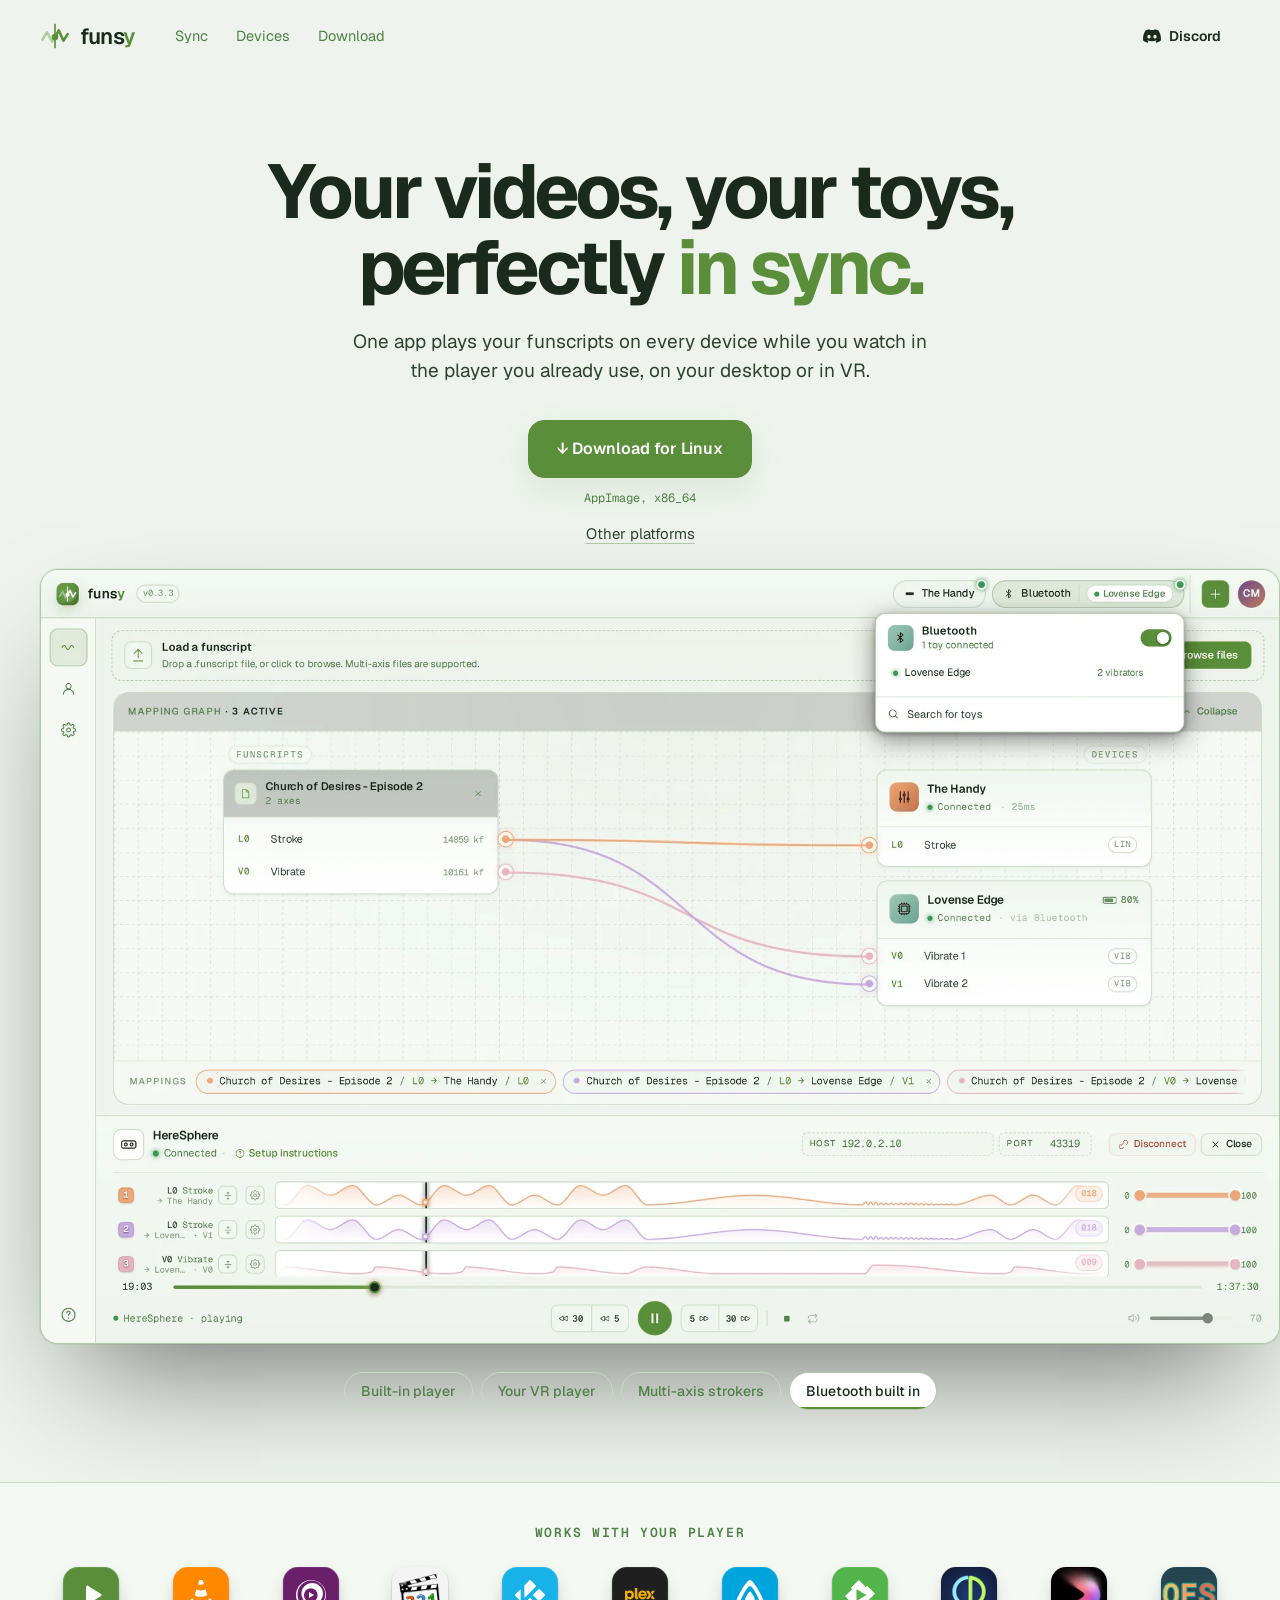
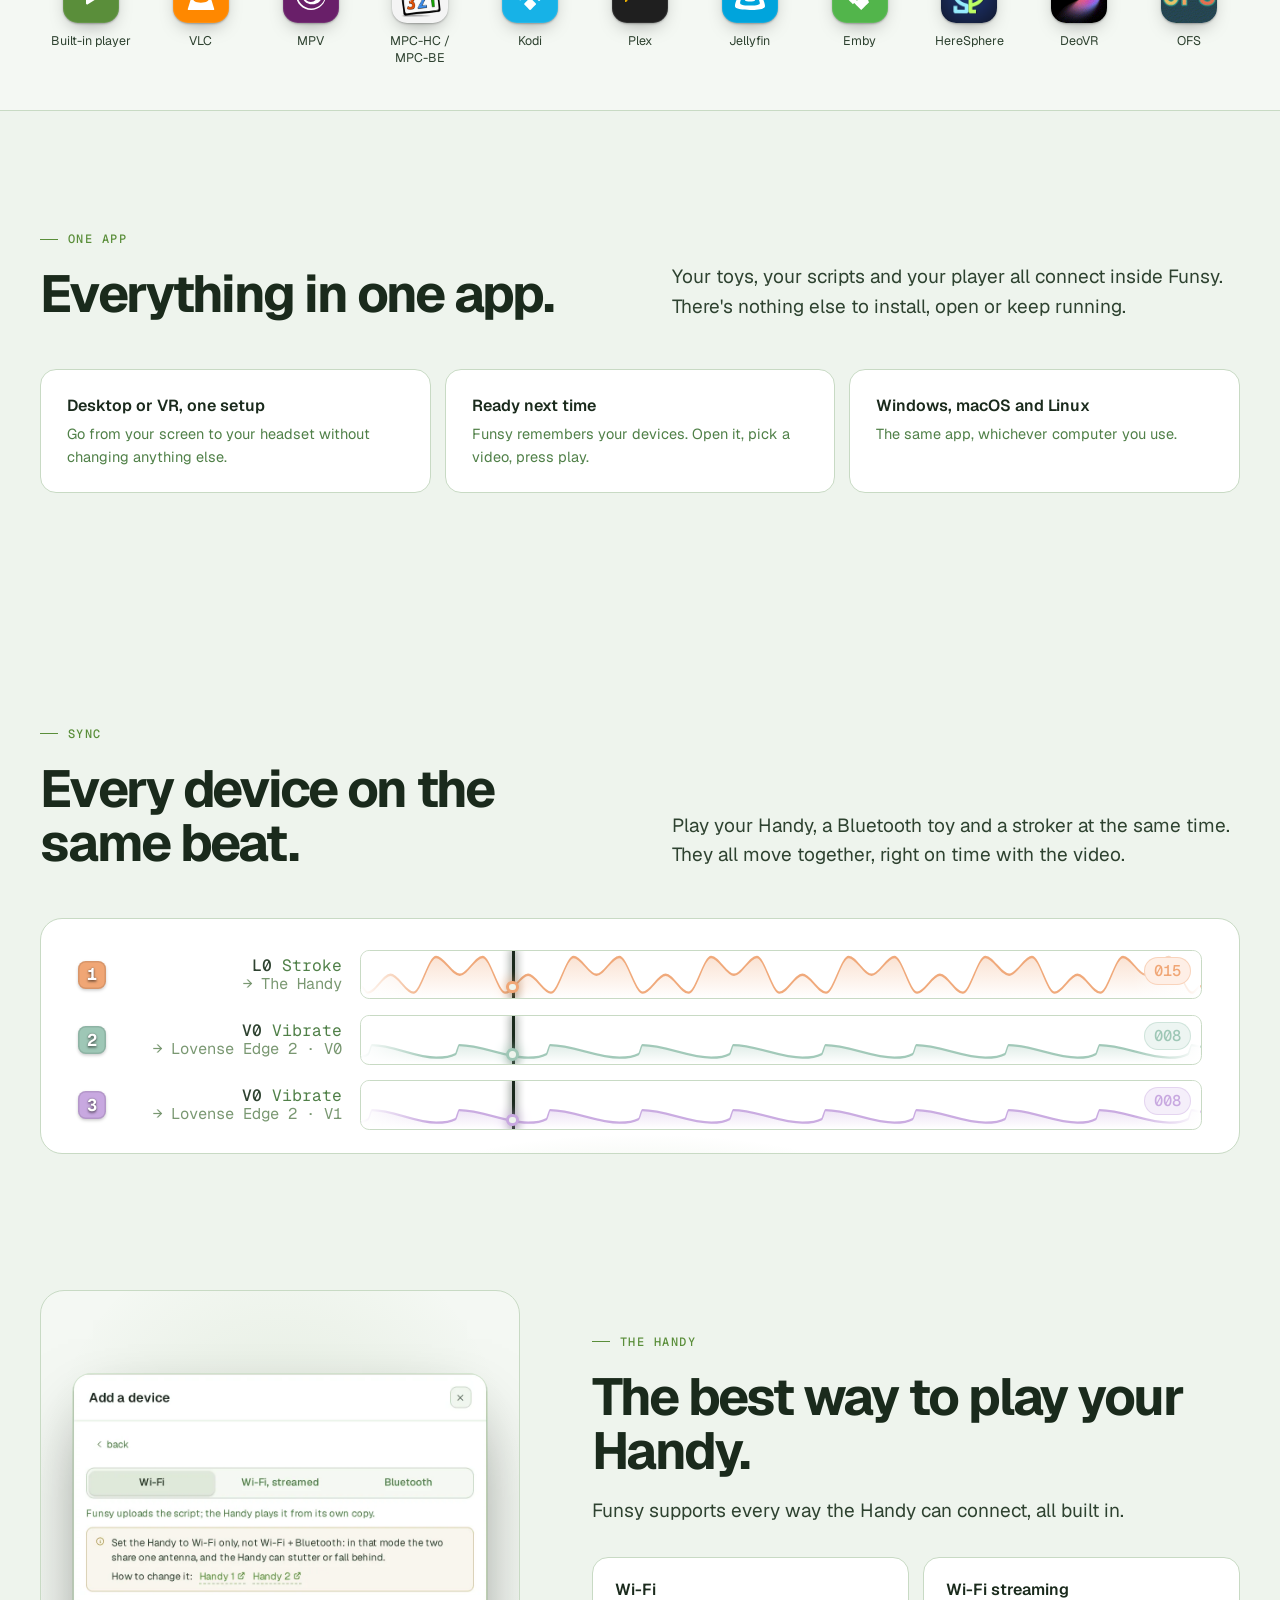
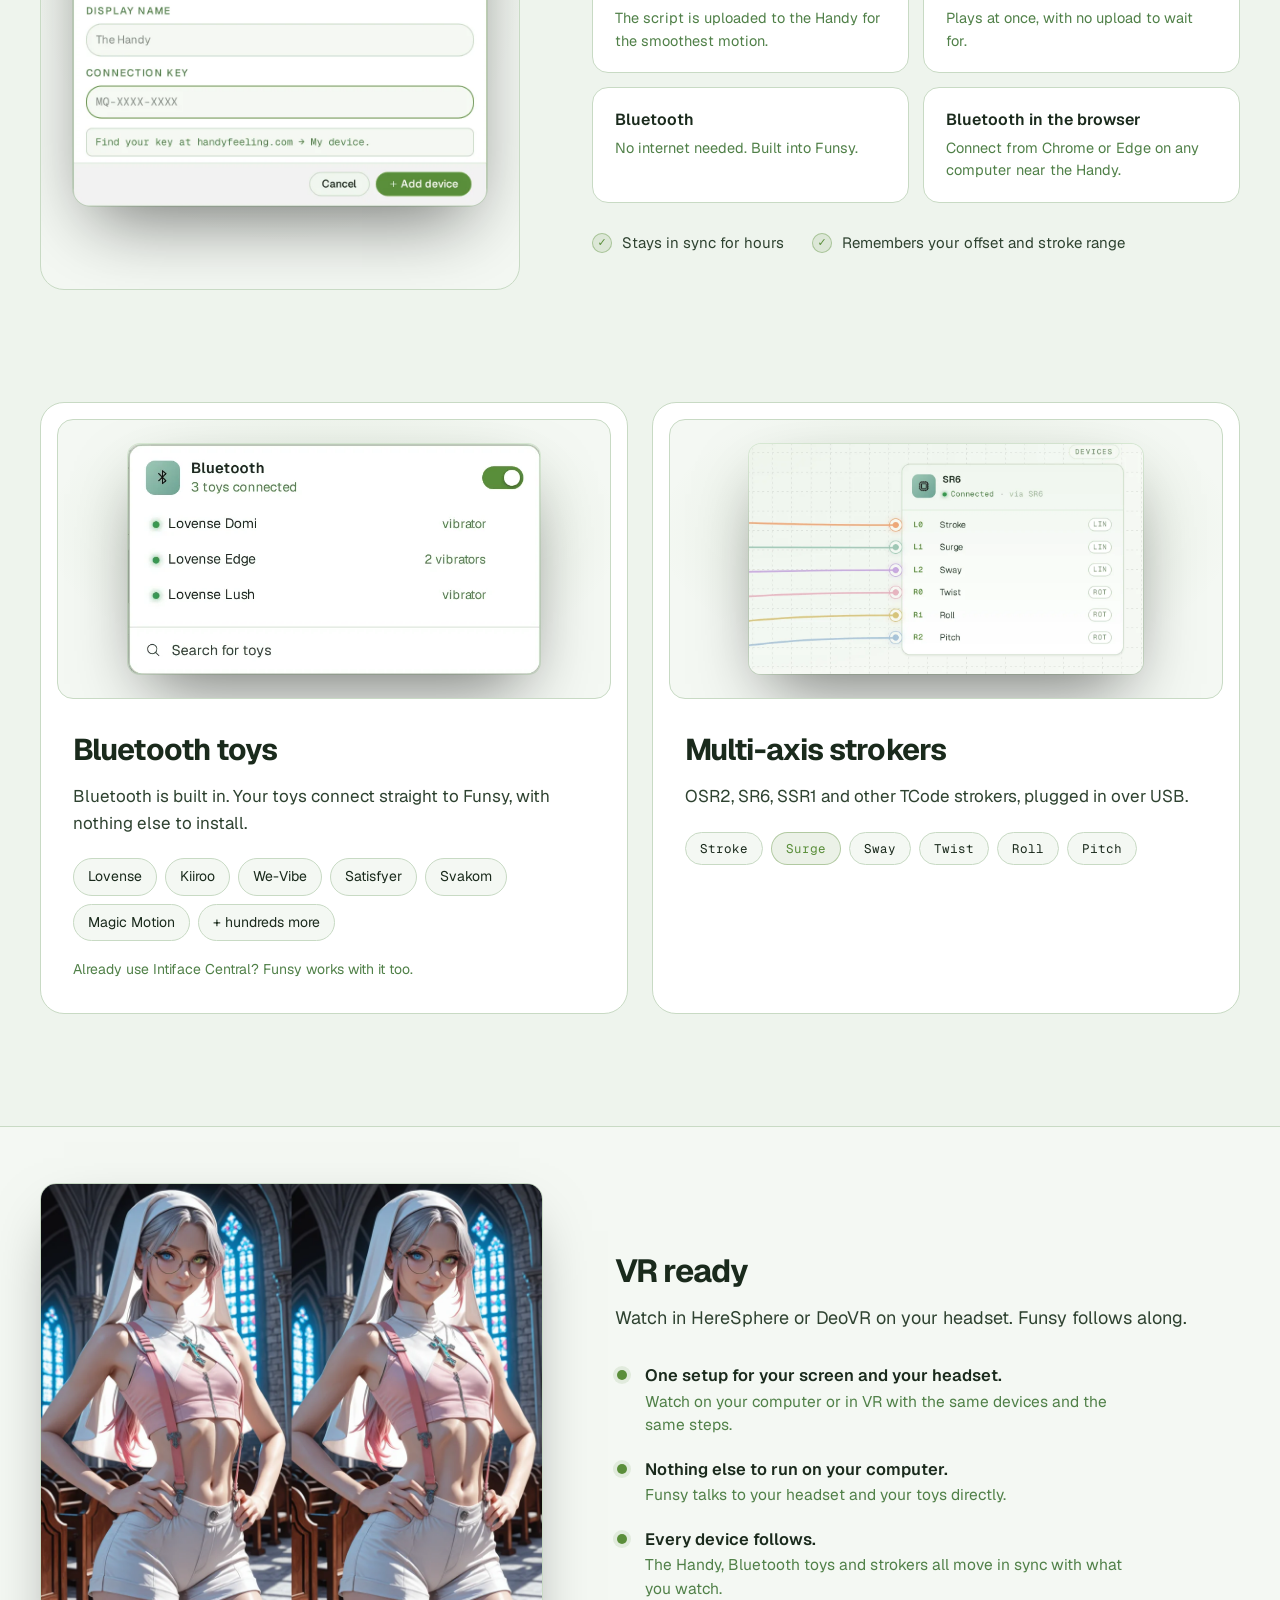
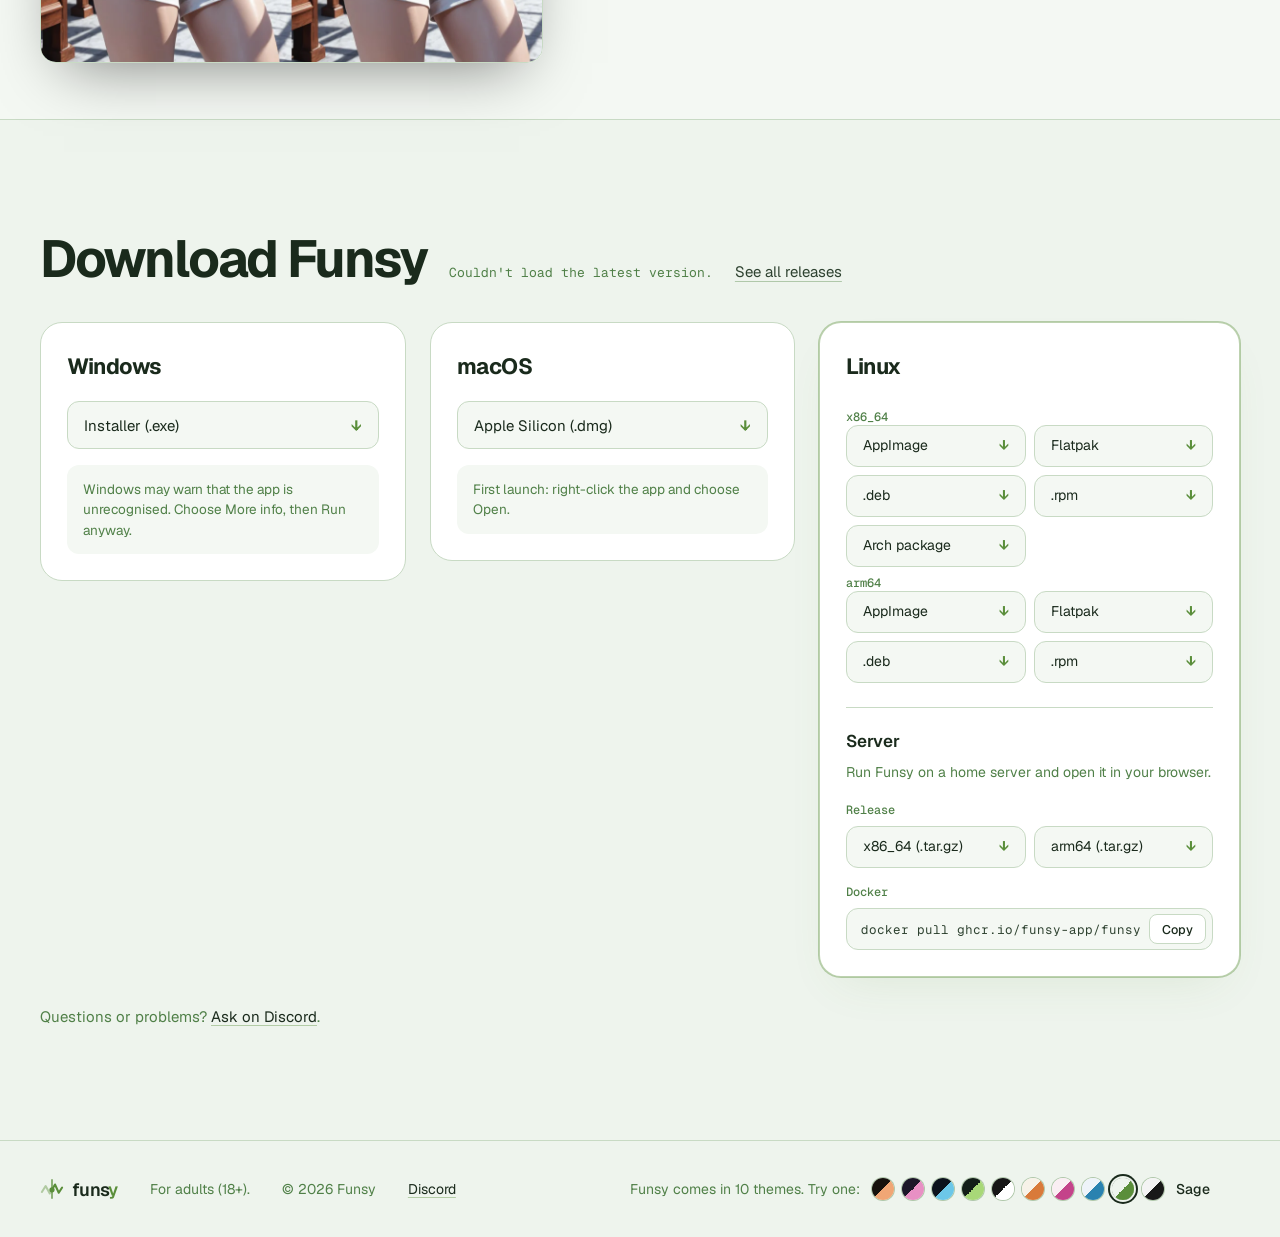
<file: index.html>
<!doctype html>
<html lang="en">
<head>
<meta charset="utf-8">
<meta name="viewport" content="width=device-width,initial-scale=1">
<link rel="icon" href="assets/icon.svg" type="image/svg+xml">
<title>Funsy — your videos, your toys, perfectly in sync</title>
<script>
  // Pick the theme before the first paint: a new one from the visitor's mode on
  // every load (never the last one), unless they chose one in the footer.
  (() => {
    const DARK = ["dark", "sunset", "midnight", "forest", "mono"];
    const LIGHT = ["light", "blush", "mist", "sage", "paper"];
    const forced = new URLSearchParams(location.search).get("theme");
    let theme = [...DARK, ...LIGHT].includes(forced) ? forced : sessionStorage.getItem("funsy-theme-picked");
    if (![...DARK, ...LIGHT].includes(theme)) {
      const last = sessionStorage.getItem("funsy-last-theme");
      const set = (matchMedia("(prefers-color-scheme: light)").matches ? LIGHT : DARK).filter((t) => t !== last);
      theme = set[Math.floor(Math.random() * set.length)];
      sessionStorage.setItem("funsy-last-theme", theme);
    }
    document.documentElement.dataset.theme = theme;
  })();
</script>
<link rel="preload" href="assets/fonts/Geist-Variable.woff2" as="font" type="font/woff2" crossorigin>
<style>
  @font-face { font-family: "Geist"; src: url("assets/fonts/Geist-Variable.woff2") format("woff2"); font-weight: 100 900; font-display: swap; }
  @font-face { font-family: "Geist Mono"; src: url("assets/fonts/GeistMono-Variable.woff2") format("woff2"); font-weight: 100 900; font-display: swap; }
</style>
<link rel="stylesheet" href="assets/themes.css">
<link rel="stylesheet" href="assets/wave.css">
<style>
  :root { --font: "Geist", ui-sans-serif, system-ui, sans-serif; --mono: "Geist Mono", ui-monospace, monospace; }
  * { box-sizing: border-box; }
  .wave-rows { position: relative; z-index: 1; display: flex; flex-direction: column; gap: 6px; zoom: 1.55; }
  html { scroll-behavior: smooth; }
  body { margin: 0; background: var(--bg); color: var(--fg); font: 16px/1.55 "Geist", ui-sans-serif, system-ui, sans-serif; -webkit-font-smoothing: antialiased; overflow-x: hidden; }
  html.theming, html.theming * { transition: background-color 300ms ease, color 300ms ease, border-color 300ms ease, fill 300ms ease, stroke 300ms ease, box-shadow 300ms ease !important; }
  a { color: inherit; }
  .mono { font-family: "Geist Mono", ui-monospace, monospace; }
  .wrap { width: min(1200px, calc(100% - 48px)); margin: 0 auto; }
  [hidden] { display: none !important; }

  /* ---------- reveal ---------- */
  .reveal { opacity: 0; transform: translateY(12px); transition: opacity 600ms ease, transform 600ms ease; }
  .reveal.in { opacity: 1; transform: none; }

  /* ---------- buttons ---------- */
  .btn { height: 44px; padding: 0 18px; border-radius: 12px; border: 1px solid var(--line); background: transparent; color: var(--fg);
    font: 600 14px "Geist", sans-serif; display: inline-flex; align-items: center; justify-content: center; gap: 8px; cursor: pointer; text-decoration: none; white-space: nowrap;
    transition: transform 160ms ease, box-shadow 160ms ease, background 160ms ease, border-color 160ms ease; }
  .btn:hover { transform: translateY(-2px); background: var(--surface); }
  .btn.ghost { border-color: transparent; }
  .btn-icon { width: 18px; height: 18px; flex: none; }
  .btn.primary { background: var(--accent); border-color: var(--accent); color: var(--accent-fg); box-shadow: 0 10px 30px var(--accent-soft); }
  .btn.primary:hover { background: var(--accent-2); box-shadow: 0 16px 40px var(--accent-line); }
  .btn.lg { height: 58px; padding: 0 28px; font-size: 16px; border-radius: 16px; }
  .btn:focus-visible, .link:focus-visible, .dot:focus-visible, .file:focus-visible { outline: 2px solid var(--accent); outline-offset: 3px; }
  .link { font-size: 15px; color: var(--fg-2); text-decoration: underline; text-decoration-color: var(--line-2); text-underline-offset: 4px; background: none; border: 0; padding: 0; cursor: pointer; font-family: inherit; }
  .link:hover { color: var(--fg); text-decoration-color: var(--accent); }

  /* ---------- placeholders ---------- */
  .ph { position: relative; overflow: hidden; border-radius: 16px; border: 1px solid var(--line);
    background: repeating-linear-gradient(135deg, var(--surface) 0 16px, var(--bg-2) 16px 32px); display: grid; place-items: center; }
  .ph > span { font: 12px "Geist Mono", monospace; color: var(--muted); background: var(--bg); border: 1px solid var(--line); padding: 6px 12px; border-radius: 8px; }

  /* A piece of the app (picture taken from it, in the page's theme), floating on a soft backdrop. */
  .pic { position: relative; overflow: hidden; display: grid; place-items: center; padding: 32px; border: 1px solid var(--line);
    background: radial-gradient(70% 70% at 50% 40%, var(--accent-soft), transparent 75%), var(--bg-2); }
  .pic img { display: block; width: auto; height: auto; max-width: 100%; max-height: var(--max-h, 100%); border-radius: var(--r, 12px);
    box-shadow: 0 30px 70px -20px rgba(0,0,0,.55), 0 0 0 1px var(--line-soft); }

  /* ---------- top bar ---------- */
  .topbar { position: sticky; top: 0; z-index: 10; background: var(--bg); border-bottom: 1px solid transparent; transition: border-color 200ms ease; }
  .topbar.scrolled { border-bottom-color: var(--line); }
  .topbar .wrap { height: 72px; display: flex; align-items: center; gap: 40px; }
  .wordmark { display: inline-flex; align-items: center; gap: 10px; font: 600 22px "Geist", sans-serif; letter-spacing: -0.035em; text-decoration: none; color: var(--fg); }
  .wordmark em { font-style: normal; color: var(--accent); }
  .wordmark svg { width: 30px; height: 30px; color: var(--accent); }
  .nav { display: flex; gap: 28px; font-size: 14.5px; color: var(--muted); }
  .nav a { text-decoration: none; transition: color 140ms ease; }
  .nav a:hover { color: var(--fg); }
  .top-right { margin-left: auto; display: flex; gap: 8px; }

  /* ---------- hero ---------- */
  .hero { position: relative; padding: 80px 0 72px; overflow: hidden; }
  .hero::before { content: ""; position: absolute; left: 50%; top: 46%; width: 1100px; height: 640px; transform: translateX(-50%);
    background: radial-gradient(50% 50% at 50% 50%, var(--accent-soft), transparent 72%); pointer-events: none; filter: blur(30px); }
  .hero .wrap { position: relative; }
  .hero-copy { display: flex; flex-direction: column; align-items: center; text-align: center; }
  .hero h1 { margin: 0 0 22px; font-size: 76px; line-height: 1; letter-spacing: -0.05em; font-weight: 700; }
  .hero h1 em { font-style: normal; color: var(--accent); white-space: nowrap; }
  .hero .sub { margin: 0 0 34px; max-width: 600px; font-size: 19px; color: var(--fg-2); }
  .hero .cta { align-items: center; }

  /* The app: one picture per feature, in the page's theme. */
  .showcase { margin: 24px 0 0; }
  .stage { position: relative; width: min(1240px, 100vw); margin: 0 auto; }
  .shots { position: relative; aspect-ratio: 1440 / 900;
    border-radius: 18px; overflow: hidden; border: 1px solid var(--line-2); background: var(--bg);
    box-shadow: 0 60px 120px -40px rgba(0,0,0,.55), 0 0 0 1px var(--line-soft); }
  .shots img { position: absolute; inset: 0; width: 100%; height: 100%; object-fit: cover; display: block; opacity: 0;
    transition: opacity 900ms ease; }
  .shots img.on { opacity: 1; }
  .shot-tabs { position: relative; display: flex; justify-content: center; flex-wrap: wrap; gap: 8px; margin-top: 28px; }
  .shot-tab { position: relative; overflow: hidden; height: 38px; padding: 0 16px; border-radius: 999px; border: 1px solid var(--line); background: transparent;
    color: var(--muted); font: 500 14px "Geist", sans-serif; cursor: pointer; transition: color 160ms ease, background 160ms ease, border-color 160ms ease; }
  .shot-tab:hover { color: var(--fg); }
  .shot-tab[aria-selected="true"] { color: var(--fg); background: var(--surface); border-color: var(--line-2); }
  .shot-tab:focus-visible { outline: 2px solid var(--accent); outline-offset: 3px; }
  .shot-tab i { position: absolute; left: 0; bottom: 0; height: 2px; width: 0; background: var(--accent); }
  .shot-tab[aria-selected="true"] i { animation: shot-progress 6s linear forwards; }
  .showcase:hover .shot-tab i, .showcase:focus-within .shot-tab i { animation-play-state: paused; }
  @keyframes shot-progress { to { width: 100%; } }
  .cta { display: flex; flex-direction: column; align-items: flex-start; gap: 12px; }
  .cta small { font: 12px "Geist Mono", monospace; color: var(--muted); }
  .cta .link { margin-top: 4px; }
  .cta p { margin: 0; font-size: 17px; color: var(--fg-2); }

  /* ---------- players ---------- */
  .players { border-top: 1px solid var(--line); border-bottom: 1px solid var(--line); background: var(--bg-2); }
  .players .wrap { padding: 40px 0 44px; }
  .players h2 { margin: 0 0 24px; font-size: 13px; font-weight: 600; color: var(--muted); text-align: center; text-transform: uppercase; letter-spacing: .12em; font-family: "Geist Mono", monospace; }
  .players ul { margin: 0; padding: 0; list-style: none; display: grid; grid-template-columns: repeat(11, 1fr); gap: 8px; }
  .player { display: flex; flex-direction: column; align-items: center; gap: 10px; font-size: 12.5px; color: var(--fg-2); text-align: center; line-height: 1.3; }
  .app-icon { width: 56px; height: 56px; border-radius: 15px; overflow: hidden; display: grid; place-items: center;
    box-shadow: 0 1px 2px rgba(0,0,0,.25), 0 8px 20px -8px rgba(0,0,0,.4), inset 0 0 0 1px rgba(255,255,255,.08); transition: transform 180ms ease, box-shadow 180ms ease; }
  .player:hover .app-icon { transform: translateY(-3px) scale(1.04); box-shadow: 0 2px 4px rgba(0,0,0,.25), 0 14px 28px -10px rgba(0,0,0,.5); }
  .app-icon svg { width: 30px; height: 30px; }
  .app-icon.pad-sm img { width: 44px; height: 44px; }
  .app-icon.full img { width: 100%; height: 100%; object-fit: cover; }

  /* ---------- sections ---------- */
  .section { padding: 112px 0; }
  .eyebrow { margin: 0 0 20px; display: inline-flex; align-items: center; gap: 10px; font: 500 12px "Geist Mono", monospace; text-transform: uppercase; letter-spacing: 0.12em; color: var(--accent); }
  .eyebrow::before { content: ""; width: 18px; height: 1px; background: var(--accent); }
  .h2 { margin: 0; font-size: 52px; line-height: 1.04; letter-spacing: -0.04em; font-weight: 700; }
  .lead { margin: 0; font-size: 19px; color: var(--fg-2); }

  /* sync */
  .spot-head { display: grid; grid-template-columns: 1fr 1fr; gap: 64px; align-items: end; margin-bottom: 48px; }
  .sync-panel { position: relative; border-radius: 22px; border: 1px solid var(--line); background: var(--surface); padding: 28px 28px 20px; overflow: hidden; }
  .sync-panel::after { content: ""; position: absolute; inset: auto 20% -60% 20%; height: 80%; background: radial-gradient(50% 50% at 50% 50%, var(--accent-soft), transparent 70%); pointer-events: none; }
  .scroll { animation: scroll 6s linear infinite; }
  .track-line { fill: none; stroke-width: 3; stroke-linecap: round; stroke-linejoin: round; }
  .track-line.main { stroke: var(--accent); }
  .track-line.second { stroke: var(--fg-2); opacity: .45; stroke-width: 2; }
  .lane { stroke: var(--line); stroke-dasharray: 2 6; }
  .frame-thumb { fill: var(--bg-2); stroke: var(--line); }
  .playhead { stroke: var(--fg); stroke-width: 1.5; }
  .ring { fill: none; stroke: var(--accent); stroke-width: 2; transform-box: fill-box; transform-origin: center; animation: ring 1.5s ease-out infinite; }
  .tick { fill: var(--accent); animation: tick 1.5s ease-out infinite; }
  @keyframes scroll { to { transform: translateX(-240px); } }
  @keyframes ring { 0% { opacity: .9; transform: scale(.4); } 80%, 100% { opacity: 0; transform: scale(1.6); } }
  @keyframes led { 0% { box-shadow: 0 0 0 0 var(--accent-line); } 80%, 100% { box-shadow: 0 0 0 8px transparent; } }
  @keyframes tick { 0% { opacity: 1; } 50%, 100% { opacity: .25; } }

  /* handy */
  .handy { display: grid; grid-template-columns: 480px 1fr; gap: 72px; align-items: center; }
  .handy > .pic { height: 600px; border-radius: 24px; --max-h: 536px; }
  .handy .lead { margin: 18px 0 32px; }
  .modes { display: grid; grid-template-columns: 1fr 1fr; gap: 14px; }
  .mode { border: 1px solid var(--line); border-radius: 16px; padding: 20px 22px; background: var(--surface); transition: transform 160ms ease, border-color 160ms ease; }
  .mode:hover { transform: translateY(-2px); border-color: var(--accent-line); }
  .mode h3 { margin: 0 0 4px; font-size: 16px; font-weight: 600; }
  .mode p { margin: 0; font-size: 14.5px; color: var(--muted); }
  .modes.three { grid-template-columns: repeat(3, 1fr); }
  .one-app .mode { padding: 24px 26px; }
  .checks { margin: 28px 0 0; padding: 0; list-style: none; display: flex; flex-wrap: wrap; gap: 12px 28px; font-size: 15px; color: var(--fg-2); }
  .checks li { display: flex; align-items: center; gap: 10px; }
  .checks li::before { content: "✓"; display: grid; place-items: center; font-size: 11px; font-weight: 700; color: var(--accent); width: 20px; height: 20px; border-radius: 50%; background: var(--accent-soft);
    box-shadow: inset 0 0 0 1px var(--accent-line); }

  /* toys + strokers */
  .pair { display: grid; grid-template-columns: 1fr 1fr; gap: 24px; }
  .big-card { border: 1px solid var(--line); border-radius: 24px; padding: 16px 16px 32px; background: var(--surface); transition: border-color 200ms ease; }
  .big-card:hover { border-color: var(--line-2); }
  .big-card .pic { height: 280px; margin-bottom: 28px; border-radius: 16px; padding: 24px; --max-h: 230px; }
  .big-card h3 { margin: 0 16px 10px; font-size: 30px; letter-spacing: -0.03em; font-weight: 700; }
  .big-card > p { margin: 0 16px 22px; font-size: 17px; color: var(--fg-2); }
  .big-card small { display: block; margin: 18px 16px 0; font-size: 14px; color: var(--muted); }
  .tags { margin: 0 16px; padding: 0; list-style: none; display: flex; flex-wrap: wrap; gap: 8px; }
  .tags li { padding: 7px 14px; border: 1px solid var(--line); border-radius: 999px; font-size: 14px; background: var(--bg-2); }
  .axes li { font: 12.5px "Geist Mono", monospace; transition: color 200ms ease, border-color 200ms ease; }
  .axes li.on { color: var(--accent); border-color: var(--accent-line); background: var(--accent-soft); }

  /* vr */
  .vr { border-top: 1px solid var(--line); border-bottom: 1px solid var(--line); background: var(--bg-2); }
  .vr .wrap { display: grid; grid-template-columns: auto 1fr; gap: 72px; align-items: center; padding: 56px 0; }
  .vr-frame { display: block; width: auto; height: 480px; border-radius: 16px; border: 1px solid var(--line); box-shadow: 0 24px 60px -24px rgba(0,0,0,.5); }
  .vr h3 { margin: 0 0 8px; font-size: 32px; letter-spacing: -0.03em; font-weight: 700; }
  .vr p { margin: 0; font-size: 18px; color: var(--fg-2); }
  .vr-points { margin: 32px 0 0; padding: 0; list-style: none; display: grid; gap: 20px; max-width: 520px; }
  .vr-points li { position: relative; padding-left: 30px; font-size: 15.5px; line-height: 1.5; color: var(--muted); }
  .vr-points li::before { content: ""; position: absolute; left: 2px; top: 7px; width: 10px; height: 10px; border-radius: 50%; background: var(--accent); box-shadow: 0 0 0 4px var(--accent-soft); }
  .vr-points b { display: block; color: var(--fg); font-weight: 600; font-size: 16.5px; margin-bottom: 2px; }

  /* download */
  .dl-head { display: flex; align-items: baseline; flex-wrap: wrap; gap: 14px 22px; margin-bottom: 36px; }
  .dl-help { margin: 28px 0 0; color: var(--muted); font-size: 15px; }
  .dl-help a, .foot-link { color: var(--fg); text-decoration: underline; text-decoration-color: var(--accent-line); text-underline-offset: 3px; }
  .dl-help a:hover, .foot-link:hover { text-decoration-color: var(--accent); }
  .dl-head .ver { font: 13px "Geist Mono", monospace; color: var(--muted); }
  .news { margin: -8px 0 32px; border: 1px solid var(--accent-line); border-radius: 20px; padding: 26px 30px; background: var(--surface); position: relative; }
  .news h3 { margin: 0 0 12px; font: 600 15px "Geist Mono", monospace; color: var(--accent); }
  .news ul { margin: 0; padding-left: 20px; display: grid; gap: 8px; color: var(--fg-2); }
  .news .close { position: absolute; top: 18px; right: 18px; height: 34px; font-size: 13px; }
  .platforms { display: grid; grid-template-columns: repeat(3, 1fr); gap: 24px; align-items: start; }
  .platform { border: 1px solid var(--line); border-radius: 22px; padding: 26px; display: flex; flex-direction: column; gap: 12px; background: var(--surface); }
  .platform.mine { border-color: var(--accent-line); box-shadow: 0 0 0 1px var(--accent-line), 0 20px 50px -20px var(--accent-soft); }
  .platform h3 { margin: 0 0 6px; font-size: 22px; font-weight: 700; letter-spacing: -0.02em; }
  .file { display: flex; align-items: center; justify-content: space-between; height: 48px; padding: 0 16px; border: 1px solid var(--line); border-radius: 12px; font-size: 15px; text-decoration: none; background: var(--bg-2);
    transition: border-color 140ms ease, background 140ms ease, transform 140ms ease; }
  .file:hover { border-color: var(--accent-line); background: var(--surface-2); transform: translateY(-1px); }
  .file b { color: var(--accent); font-weight: 700; }
  .arch { margin: 8px 0 0; font: 500 12px "Geist Mono", monospace; color: var(--muted); }
  .chips { display: grid; grid-template-columns: 1fr 1fr; gap: 8px; }
  .chips .file { height: 42px; font-size: 14px; }
  .server { margin-top: 12px; padding-top: 20px; border-top: 1px solid var(--line); display: flex; flex-direction: column; gap: 8px; }
  .server h4 { margin: 0; font-size: 17px; font-weight: 600; letter-spacing: -0.01em; }
  .lead-sm { margin: 0 0 2px; font-size: 14px; color: var(--muted); }
  .cmd { display: flex; align-items: center; justify-content: space-between; gap: 8px; height: 42px; padding: 0 6px 0 14px; border: 1px solid var(--line); border-radius: 12px; background: var(--bg-2); }
  .cmd code { font: 12.5px "Geist Mono", monospace; color: var(--fg-2); white-space: nowrap; overflow: hidden; text-overflow: ellipsis; }
  .cmd .copy { flex: none; height: 30px; padding: 0 12px; border: 1px solid var(--line); border-radius: 8px; background: var(--surface); color: var(--fg); font: 500 12.5px "Geist", sans-serif; cursor: pointer; transition: border-color 140ms ease; }
  .cmd .copy:hover { border-color: var(--accent-line); }
  .note { margin: 4px 0 0; padding: 14px 16px; border-radius: 12px; background: var(--bg-2); font-size: 13.5px; color: var(--muted); line-height: 1.5; }

  /* support */
  .support-box { position: relative; overflow: hidden; border: 1px solid var(--accent-line); border-radius: 28px; background: var(--surface); padding: 64px; display: flex; align-items: center; gap: 48px; }
  .support-box::before { content: ""; position: absolute; inset: -40% -10% auto 40%; height: 160%; background: radial-gradient(40% 40% at 60% 50%, var(--accent-soft), transparent 70%); pointer-events: none; }
  .support-box > * { position: relative; }
  .support-box h2 { margin: 0 0 10px; font-size: 40px; letter-spacing: -0.035em; font-weight: 700; }
  .support-box p { margin: 0; color: var(--fg-2); font-size: 18px; max-width: 520px; }
  .support-box .btns { margin-left: auto; display: flex; gap: 12px; }

  /* footer */
  .footer { border-top: 1px solid var(--line); }
  .footer .wrap { padding: 36px 0; display: flex; align-items: center; flex-wrap: wrap; gap: 20px 32px; font-size: 14px; color: var(--muted); }
  .footer .wordmark { font-size: 18px; gap: 8px; }
  .footer .wordmark svg { width: 24px; height: 24px; }
  .themes { display: flex; align-items: center; gap: 12px; margin-left: auto; }
  .dots { display: flex; gap: 8px; }
  .dot { width: 22px; height: 22px; border-radius: 50%; border: 0; padding: 0; cursor: pointer; background: linear-gradient(135deg, var(--dot-bg) 50%, var(--dot-accent) 50%);
    box-shadow: 0 0 0 1px var(--line-2); transition: transform 140ms ease, box-shadow 140ms ease; }
  .dot:hover { transform: scale(1.15); }
  .dot[aria-pressed="true"] { box-shadow: 0 0 0 2px var(--bg), 0 0 0 4px var(--fg); }
  .theme-name { min-width: 64px; color: var(--fg); font-weight: 500; }

  @media (prefers-reduced-motion: reduce) {
    .scroll, .ring, .tick { animation: none; }
    .reveal { opacity: 1; transform: none; transition: none; }
    .shot-tab i { animation: none !important; }
    .shots img { transition: none; animation: none !important; }
  }
</style>
</head>
<body>

<!-- Funsy's mark: a motion line crossed by the playhead, the played part dimmer. -->
<svg width="0" height="0" style="position:absolute" aria-hidden="true"><symbol id="funsy-mark" viewBox="0 0 64 64"><g fill="none" stroke="currentColor" stroke-width="5.5" stroke-linejoin="round" stroke-linecap="round"><polyline points="5,40 15,24 26,44 32,34" stroke-opacity=".42"/><polyline points="32,34 40,20 50,42 59,28"/></g><rect x="30.25" y="6" width="3.5" height="52" fill="currentColor"/><circle cx="32" cy="34" r="7" fill="currentColor"/></symbol><symbol id="discord-logo" viewBox="0 0 24 24"><path fill="currentColor" d="M20.317 4.3698a19.7913 19.7913 0 00-4.8851-1.5152.0741.0741 0 00-.0785.0371c-.211.3753-.4447.8648-.6083 1.2495-1.8447-.2762-3.68-.2762-5.4868 0-.1636-.3933-.4058-.8742-.6177-1.2495a.077.077 0 00-.0785-.037 19.7363 19.7363 0 00-4.8852 1.515.0699.0699 0 00-.0321.0277C.5334 9.0458-.319 13.5799.0992 18.0578a.0824.0824 0 00.0312.0561c2.0528 1.5076 4.0413 2.4228 5.9929 3.0294a.0777.0777 0 00.0842-.0276c.4616-.6304.8731-1.2952 1.226-1.9942a.076.076 0 00-.0416-.1057c-.6528-.2476-1.2743-.5495-1.8722-.8923a.077.077 0 01-.0076-.1277c.1258-.0943.2517-.1923.3718-.2914a.0743.0743 0 01.0776-.0105c3.9278 1.7933 8.18 1.7933 12.0614 0a.0739.0739 0 01.0785.0095c.1202.099.246.1981.3728.2924a.077.077 0 01-.0066.1276 12.2986 12.2986 0 01-1.873.8914.0766.0766 0 00-.0407.1067c.3604.698.7719 1.3628 1.225 1.9932a.076.076 0 00.0842.0286c1.961-.6067 3.9495-1.5219 6.0023-3.0294a.077.077 0 00.0313-.0552c.5004-5.177-.8382-9.6739-3.5485-13.6604a.061.061 0 00-.0312-.0286zM8.02 15.3312c-1.1825 0-2.1569-1.0857-2.1569-2.419 0-1.3332.9555-2.4189 2.157-2.4189 1.2108 0 2.1757 1.0952 2.1568 2.419 0 1.3332-.9555 2.4189-2.1569 2.4189zm7.9748 0c-1.1825 0-2.1569-1.0857-2.1569-2.419 0-1.3332.9554-2.4189 2.1569-2.4189 1.2108 0 2.1757 1.0952 2.1568 2.419 0 1.3332-.946 2.4189-2.1568 2.4189Z"/></symbol></svg>

<nav class="topbar" id="topbar"><div class="wrap">
  <a class="wordmark" href="#top" aria-label="Funsy"><svg viewBox="0 0 64 64" aria-hidden="true"><use href="#funsy-mark"/></svg><span>funs<em>y</em></span></a>
  <div class="nav"><a href="#sync">Sync</a><a href="#devices">Devices</a><a href="#download">Download</a></div>
  <div class="top-right"><a class="btn ghost" href="discord/" target="_blank" rel="noopener"><svg class="btn-icon" viewBox="0 0 24 24" aria-hidden="true"><use href="#discord-logo"/></svg> Discord</a><a class="btn" href="#" data-patreon hidden>Support on Patreon</a></div>
</div></nav>

<header class="hero" id="top"><div class="wrap">
  <div class="hero-copy">
    <h1>Your videos, your toys,<br>perfectly <em>in sync.</em></h1>
    <p class="sub">One app plays your funscripts on every device while you watch in the player you already use, on your desktop or in VR.</p>
    <div class="cta" id="hero-cta"></div>
  </div>
  <figure class="showcase" id="showcase">
    <div class="stage"><div class="shots" id="shots"></div></div>
    <figcaption class="shot-tabs" id="shot-tabs" role="tablist" aria-label="Funsy's features"></figcaption>
  </figure>
</div></header>

<section class="players"><div class="wrap">
  <h2>Works with your player</h2>
  <ul>
      <li class="player"><span class="app-icon pad" style="background: var(--accent)"><svg viewBox="0 0 24 24" aria-hidden="true"><path fill="var(--accent-fg)" d="M8 5.5v13a1 1 0 0 0 1.5.86l10.5-6.5a1 1 0 0 0 0-1.72L9.5 4.64A1 1 0 0 0 8 5.5Z"/></svg></span><span>Built-in player</span></li>
      <li class="player"><span class="app-icon pad" style="background: #FF8800"><svg viewBox="0 0 24 24" aria-hidden="true"><path fill="#fff" d="M12.0319 0c-.8823 0-1.0545.136-1.0545.136-.1738.056-.3556.255-.4105.43L9.683 3.3808c.4729.1729 1.3222.4266 2.2337.4266 1.0987 0 2.017-.3494 2.3763-.5075L13.4352.566c-.055-.1755-.237-.3707-.4067-.4374 0 0-.1142-.1286-.9966-.1286zm3.5645 7.455c-.3601.34-1.3276.9373-3.6797.9373-2.2929 0-3.189-.5678-3.5213-.9113l-1.3887 4.4227c.2272.3614 1.2539 1.5594 4.8847 1.5594 3.7569 0 4.8539-1.3467 5.0649-1.6737zm-8.5897 4.4487l-1.0025 3.1922H4.3428c-.2486 0-.5097.1932-.5826.4315l-2.334 7.6317a.3962.3962 0 0 0-.0169.1537c-.0008.0053-.002.0099-.002.016 0 .0839.0233.226.0233.226.0322.2456.2612.4452.5098.4452h20.1192c.2487 0 .4768-.1994.5098-.4453 0 0 .0234-.142.0234-.226a.0245.0245 0 0 0-.0025-.01.3201.3201 0 0 0 .0024-.0313.4096.4096 0 0 0-.019-.1282l-2.3339-7.6318c-.0729-.2383-.334-.4314-.5826-.4314h-1.6636l.2005.6391c-.2407.4854-1.4886 2.38-6.3027 2.38-4.6003 0-5.8288-1.73-6.1107-2.3072z"/></svg></span><span>VLC</span></li>
      <li class="player"><span class="app-icon pad" style="background: #691F69"><svg viewBox="0 0 24 24" aria-hidden="true"><path fill="#fff" d="M12 0C5.373 0 0 5.373 0 12s5.373 12 12 12 12-5.373 12-12S18.627 0 12 0zm.312 22.775c-6.153 0-11.142-4.988-11.142-11.142S6.16.491 12.312.491c6.154 0 11.142 4.989 11.142 11.142s-4.988 11.142-11.142 11.142zm.643-20.464a8.587 8.587 0 1 0 0 17.174 8.587 8.587 0 0 0 0-17.174zm-1.113 15.257a5.517 5.517 0 1 1 0-11.034 5.517 5.517 0 0 1 0 11.034zm-1.399-7.995L14.4 11.97l-3.957 2.518V9.573z"/></svg></span><span>MPV</span></li>
      <li class="player"><span class="app-icon pad-sm" style="background: #f4f4f4"><img src="assets/players/mpchc.png" alt="" loading="lazy"></span><span>MPC-HC /<br>MPC-BE</span></li>
      <li class="player"><span class="app-icon pad" style="background: #17B2E7"><svg viewBox="0 0 24 24" aria-hidden="true"><path fill="#fff" d="M12.03.047c-.226 0-.452.107-.669.324-.922.922-1.842 1.845-2.763 2.768-.233.233-.455.48-.703.695-.31.267-.405.583-.399.988.02 1.399.008 2.799.008 4.198 0 1.453-.002 2.907 0 4.36 0 .11.002.223.03.327.087.337.303.393.546.15 1.31-1.31 2.618-2.622 3.928-3.933l4.449-4.453c.43-.431.43-.905 0-1.336L12.697.37c-.216-.217-.442-.324-.668-.324zm7.224 7.23c-.223 0-.445.104-.65.309L14.82 11.37c-.428.429-.427.895 0 1.322l3.76 3.766c.44.44.908.44 1.346.002 1.215-1.216 2.427-2.433 3.644-3.647.182-.18.353-.364.43-.615v-.33c-.077-.251-.246-.436-.428-.617-1.224-1.22-2.443-2.445-3.666-3.668-.205-.205-.429-.307-.652-.307zM4.18 7.611c-.086.014-.145.094-.207.157L.209 11.572c-.28.284-.278.677.004.96l2.043 2.046c.59.59 1.177 1.182 1.767 1.772.169.168.33.139.416-.084.044-.114.062-.242.063-.364.004-1.283.004-2.567.004-3.851h-.002V8.184c0-.085-.01-.169-.022-.252-.019-.135-.072-.258-.207-.309a.186.186 0 0 0-.095-.012zm7.908 6.838c-.224 0-.447.106-.656.315L7.66 18.537c-.433.434-.433.899.002 1.334 1.215 1.216 2.43 2.43 3.643 3.649.18.18.361.354.611.433h.33c.244-.069.423-.226.598-.402 1.222-1.23 2.45-2.453 3.676-3.68.43-.43.427-.905-.004-1.338l-3.772-3.773c-.208-.208-.432-.311-.656-.31z"/></svg></span><span>Kodi</span></li>
      <li class="player"><span class="app-icon pad" style="background: #1f1f1f"><svg viewBox="0 0 24 24" aria-hidden="true"><path fill="#EBAF00" d="M3.987 8.409c-.96 0-1.587.28-2.12.933v-.72H0v8.88s.038.018.127.037c.138.03.821.187 1.331-.249.441-.377.542-.814.542-1.318v-1.283c.533.573 1.147.813 2 .813 1.84 0 3.253-1.493 3.253-3.48 0-2.12-1.36-3.613-3.266-3.613Zm16.748 5.595.406.591c.391.614.894.906 1.492.908.621-.012 1.064-.562 1.226-.755 0 0-.307-.27-.686-.72-.517-.614-1.214-1.755-1.24-1.803l-1.198 1.779Zm-3.205-1.955c0-2.08-1.52-3.64-3.52-3.64s-3.467 1.587-3.467 3.573a3.48 3.48 0 0 0 3.507 3.52c1.413 0 2.626-.84 3.253-2.293h-2.04l-.093.093c-.427.4-.72.533-1.227.533-.787 0-1.373-.506-1.453-1.266h4.986c.04-.214.054-.307.054-.52Zm-7.671-.219c0 .769.11 1.701.868 2.722l.056.069c-.306.526-.742.88-1.248.88-.399 0-.814-.211-1.138-.579a2.177 2.177 0 0 1-.538-1.441V6.409H9.86l-.001 5.421Zm9.283 3.46h-2.39l2.247-3.332-2.247-3.335h2.39l2.248 3.335-2.248 3.332Zm1.593-1.286Zm-17.162-.342c-.933 0-1.68-.773-1.68-1.72s.76-1.666 1.68-1.666c.92 0 1.68.733 1.68 1.68 0 .946-.733 1.706-1.68 1.706Zm18.361-1.974L24 8.622h-2.391l-.87 1.293 1.195 1.773Zm-9.404-.466c.16-.706.72-1.133 1.493-1.133.773 0 1.373.467 1.507 1.133h-3Z"/></svg></span><span>Plex</span></li>
      <li class="player"><span class="app-icon pad" style="background: #00A4DC"><svg viewBox="0 0 24 24" aria-hidden="true"><path fill="#fff" d="M12 .002C8.826.002-1.398 18.537.16 21.666c1.56 3.129 22.14 3.094 23.682 0C25.384 18.573 15.177 0 12 0zm7.76 18.949c-1.008 2.028-14.493 2.05-15.514 0C3.224 16.9 9.92 4.755 12.003 4.755c2.081 0 8.77 12.166 7.759 14.196zM12 9.198c-1.054 0-4.446 6.15-3.93 7.189.518 1.04 7.348 1.027 7.86 0 .511-1.027-2.874-7.19-3.93-7.19z"/></svg></span><span>Jellyfin</span></li>
      <li class="player"><span class="app-icon pad" style="background: #52B54B"><svg viewBox="0 0 24 24" aria-hidden="true"><path fill="#fff" d="M11.041 0c-.007 0-1.456 1.43-3.219 3.176L4.615 6.352l.512.513.512.512-2.819 2.791L0 12.961l1.83 1.848c1.006 1.016 2.438 2.46 3.182 3.209l1.351 1.359.508-.496c.28-.273.515-.498.524-.498.008 0 1.266 1.264 2.794 2.808L12.97 24l.187-.182c.23-.225 5.007-4.95 5.717-5.656l.52-.516-.502-.513c-.276-.282-.5-.52-.496-.53.003-.009 1.264-1.26 2.802-2.783 1.538-1.522 2.8-2.776 2.803-2.785.005-.012-3.617-3.684-6.107-6.193L17.65 4.6l-.505.505c-.279.278-.517.501-.53.497-.013-.005-1.27-1.267-2.793-2.805A449.655 449.655 0 0011.041 0zM9.223 7.367c.091.038 7.951 4.608 7.957 4.627.003.013-1.781 1.056-3.965 2.32a999.898 999.898 0 01-3.996 2.307c-.019.006-.026-1.266-.026-4.629 0-3.7.007-4.634.03-4.625Z"/></svg></span><span>Emby</span></li>
      <li class="player"><span class="app-icon full" style=""><img src="assets/players/heresphere.png" alt="" loading="lazy"></span><span>HereSphere</span></li>
      <li class="player"><span class="app-icon full" style=""><img src="assets/players/deovr.png" alt="" loading="lazy"></span><span>DeoVR</span></li>
      <li class="player"><span class="app-icon full" style=""><img src="assets/players/ofs.png" alt="" loading="lazy"></span><span>OFS</span></li>
  </ul>
</div></section>

<section class="section one-app" id="one-app"><div class="wrap">
  <div class="spot-head reveal">
    <div><p class="eyebrow">One app</p><h2 class="h2">Everything in one app.</h2></div>
    <p class="lead">Your toys, your scripts and your player all connect inside Funsy. There's nothing else to install, open or keep running.</p>
  </div>
  <div class="modes three reveal">
    <div class="mode"><h3>Desktop or VR, one setup</h3><p>Go from your screen to your headset without changing anything else.</p></div>
    <div class="mode"><h3>Ready next time</h3><p>Funsy remembers your devices. Open it, pick a video, press play.</p></div>
    <div class="mode"><h3>Windows, macOS and Linux</h3><p>The same app, whichever computer you use.</p></div>
  </div>
</div></section>

<section class="section" id="sync"><div class="wrap">
  <div class="spot-head reveal">
    <div><p class="eyebrow">Sync</p><h2 class="h2">Every device on the same beat.</h2></div>
    <p class="lead">Play your Handy, a Bluetooth toy and a stroker at the same time. They all move together, right on time with the video.</p>
  </div>
  <div class="sync-panel reveal">
    <div class="wave-rows" id="site-wave-rows" data-loop-from="1121962" data-loop-ms="38379">
<div data-wave-row class="group/row flex items-center gap-[12px] h-[36px] flex-shrink-0 relative rounded-[8px] px-[6px]">
  <span style="background: #f0a675;" class="w-[18px] h-[18px] rounded-[5px] border-none p-0 inline-flex items-center justify-center font-mono text-[11px] font-bold text-white shrink-0 tracking-[-0.02em] [text-shadow:0_0_1px_rgba(0,0,0,0.55),0_1px_1.5px_rgba(0,0,0,0.40)] shadow-[0_1px_2px_rgba(0,0,0,0.20),inset_0_0_0_1px_rgba(0,0,0,0.10)]">1</span>
  <div class="w-[140px] flex-shrink-0 font-mono text-[10.5px] text-app-muted leading-[1.2] flex items-center gap-[6px] justify-end">
    <div class="flex-1 min-w-0 text-right truncate">
      <b class="font-medium text-app-fg2">L0</b> Stroke
      <div class="flex justify-end min-w-0 text-app-muted2 text-[10px]"><span class="truncate">→ The Handy</span></div>
    </div>
  </div>
  <!-- <FunsyWeb.Components.WaveCanvas.wave_canvas> lib/funsy_web/components/wave_canvas.ex:23 (funsy) --><div id="site-wave-1" phx-hook="FunsyWeb.Components.WaveCanvas.WaveformRow" phx-update="ignore" data-color="#f0a675" data-keyframes="[[1083583,0],[1084180,100],[1084799,50],[1085397,100],[1085994,0],[1086591,50],[1087188,0],[1087786,100],[1088383,50],[1088980,100],[1089599,0],[1090196,50],[1090794,0],[1091391,100],[1091989,50],[1092586,100],[1093183,0],[1093781,50],[1094399,0],[1094996,100],[1095594,50],[1096191,100],[1096788,0],[1097386,50],[1097983,0],[1098580,100],[1099199,50],[1099797,100],[1100394,0],[1100991,50],[1101589,0],[1102186,100],[1102783,50],[1103381,100],[1103999,0],[1104596,50],[1105194,0],[1105791,100],[1106388,50],[1106986,100],[1107583,0],[1108180,50],[1108799,0],[1109397,100],[1109994,50],[1110591,100],[1111167,0],[1113978,50],[1116841,0],[1116941,15],[1117008,0],[1117074,15],[1117141,0],[1117208,15],[1117274,0],[1117341,10],[1117408,0],[1117474,10],[1117541,0],[1117608,10],[1117674,0],[1117741,10],[1117808,0],[1117874,10],[1117941,0],[1118007,10],[1118074,0],[1118141,10],[1118207,0],[1118274,7],[1118341,0],[1118407,7],[1118474,0],[1118541,5],[1118607,0],[1118674,5],[1118741,0],[1118807,4],[1118874,0],[1118941,4],[1119007,0],[1119074,4],[1119141,0],[1119207,4],[1119274,0],[1120245,50],[1120767,0],[1121365,50],[1121962,0],[1122559,100],[1123178,50],[1123776,100],[1124373,0],[1124970,50],[1125567,0],[1126165,100],[1126762,50],[1127359,100],[1127978,0],[1128575,50],[1129173,0],[1129770,100],[1130368,50],[1130965,100],[1131562,0],[1132160,50],[1132778,0],[1133375,100],[1133973,50],[1134570,100],[1135167,0],[1135765,50],[1136362,0],[1136959,100],[1137578,50],[1138176,100],[1138773,0],[1139370,50],[1139968,0],[1140565,100],[1141162,50],[1141760,100],[1142378,0],[1142975,50],[1143573,0],[1144170,100],[1144767,50],[1145365,100],[1145962,0],[1146559,50],[1147178,0],[1147776,100],[1148373,50],[1148970,100],[1149546,0],[1152357,50],[1155220,0],[1155320,15],[1155387,0],[1155453,15],[1155520,0],[1155587,15],[1155653,0],[1155720,10],[1155787,0],[1155853,10],[1155920,0],[1155987,10],[1156053,0],[1156120,10],[1156187,0],[1156253,10],[1156320,0],[1156386,10],[1156453,0],[1156520,10],[1156586,0],[1156653,7],[1156720,0],[1156786,7],[1156853,0],[1156920,5],[1156986,0],[1157053,5],[1157120,0],[1157186,4],[1157253,0],[1157320,4],[1157386,0],[1157453,4],[1157520,0],[1157586,4],[1157653,0],[1158624,50],[1159146,0],[1159744,50],[1160341,0],[1160938,100],[1161557,50],[1162155,100],[1162752,0],[1163349,50],[1163946,0],[1164544,100],[1165141,50],[1165738,100],[1166357,0],[1166954,50],[1167552,0],[1168149,100],[1168747,50],[1169344,100],[1169941,0],[1170539,50],[1171157,0],[1171754,100],[1172352,50],[1172949,100],[1173546,0],[1174144,50],[1174741,0],[1175338,100],[1175957,50],[1176555,100],[1177152,0],[1177749,50],[1178347,0],[1178944,100],[1179541,50],[1180139,100],[1180757,0],[1181354,50],[1181952,0],[1182549,100],[1183146,50],[1183744,100],[1184341,0],[1184938,50],[1185557,0],[1186155,100],[1186752,50],[1187349,100],[1187925,0],[1190736,50],[1193599,0],[1193699,15],[1193766,0],[1193832,15],[1193899,0],[1193966,15],[1194032,0],[1194099,10],[1194166,0],[1194232,10],[1194299,0],[1194366,10],[1194432,0],[1194499,10],[1194566,0],[1194632,10],[1194699,0],[1194765,10],[1194832,0],[1194899,10],[1194965,0],[1195032,7],[1195099,0],[1195165,7],[1195232,0],[1195299,5],[1195365,0],[1195432,5],[1195499,0],[1195565,4],[1195632,0],[1195699,4],[1195765,0],[1195832,4],[1195899,0],[1195965,4],[1196032,0],[1197003,50],[1197525,0],[1198123,50]]" data-chart-style="smooth" data-time-event="player:time" data-window-ms="22000" class="flex-1 h-[32px] bg-app-surface border border-app-line rounded-[6px] relative overflow-hidden group-data-[fullscreen=1]/fs:bg-white/[0.05] group-data-[fullscreen=1]/fs:border-white/[0.1]">
  <svg viewBox="0 0 1000 32" preserveAspectRatio="none" class="block w-full h-full">
    <defs>
      <linearGradient id="site-wave-g-1" x1="0" x2="0" y1="0" y2="1">
        <stop offset="0%" stop-color="#f0a675" stop-opacity="0.32"></stop>
        <stop offset="100%" stop-color="#f0a675" stop-opacity="0"></stop>
      </linearGradient>
      <linearGradient id="site-wave-fade-1" x1="0" x2="1" y1="0" y2="0">
        <stop offset="0%" stop-color="var(--surface)" stop-opacity="1"></stop>
        <stop offset="8%" stop-color="var(--surface)" stop-opacity="0"></stop>
        <stop offset="92%" stop-color="var(--surface)" stop-opacity="0"></stop>
        <stop offset="100%" stop-color="var(--surface)" stop-opacity="1"></stop>
      </linearGradient>
    </defs>
    <path data-wave-fill d="" fill="url(#site-wave-g-1)"></path>
    <path data-wave-stroke d="" stroke="#f0a675" stroke-width="1.6" fill="none" opacity="0.95" stroke-linejoin="round" stroke-linecap="round"></path>
    <path data-wave-dots d="" stroke="#f0a675" stroke-width="3.2" stroke-linecap="round" vector-effect="non-scaling-stroke" fill="none" opacity="0.9"></path>
    <rect x="0" y="0" width="1000" height="32" fill="url(#site-wave-fade-1)"></rect>
  </svg>
  <div class="absolute top-[-2px] bottom-[-2px] w-[1.5px] bg-app-fg pointer-events-none" style="left: 18%; box-shadow: 0 0 6px var(--fg);">
    <span class="absolute top-[-3px] left-[-3px] w-[8px] h-[5px] bg-app-fg rounded-[2px]"></span>
  </div>
  <div data-wave-ball class="absolute w-[8px] h-[8px] rounded-full bg-app-bg pointer-events-none" style="left: calc(18% - 4px); top: calc(78.5% - 4px); border: 2px solid #f0a675; box-shadow: 0 0 8px #f0a675; transition: top 120ms;"></div>
  <div data-wave-value class="absolute top-[4px] right-[6px] px-[6px] py-[1px] rounded-full font-mono text-[10px] font-medium leading-[14.5px]" style="color: #f0a675; background: color-mix(in oklab, #f0a675 18%, var(--surface)); border: 1px solid color-mix(in oklab, #f0a675 38%, transparent);">
    000
  </div>
</div>
<!-- </FunsyWeb.Components.WaveCanvas.wave_canvas> -->
</div>

<div data-wave-row class="group/row flex items-center gap-[12px] h-[36px] flex-shrink-0 relative rounded-[8px] px-[6px]">
  <span style="background: #9ec7b6;" class="w-[18px] h-[18px] rounded-[5px] border-none p-0 inline-flex items-center justify-center font-mono text-[11px] font-bold text-white shrink-0 tracking-[-0.02em] [text-shadow:0_0_1px_rgba(0,0,0,0.55),0_1px_1.5px_rgba(0,0,0,0.40)] shadow-[0_1px_2px_rgba(0,0,0,0.20),inset_0_0_0_1px_rgba(0,0,0,0.10)]">2</span>
  <div class="w-[140px] flex-shrink-0 font-mono text-[10.5px] text-app-muted leading-[1.2] flex items-center gap-[6px] justify-end">
    <div class="flex-1 min-w-0 text-right truncate">
      <b class="font-medium text-app-fg2">V0</b> Vibrate
      <div class="flex justify-end min-w-0 text-app-muted2 text-[10px]"><span class="truncate">→ Lovense Edge 2</span><span class="shrink-0">&nbsp;· V0</span></div>
    </div>
  </div>
  <!-- <FunsyWeb.Components.WaveCanvas.wave_canvas> lib/funsy_web/components/wave_canvas.ex:23 (funsy) --><div id="site-wave-2" phx-hook="FunsyWeb.Components.WaveCanvas.WaveformRow" phx-update="ignore" data-color="#9ec7b6" data-keyframes="[[1084180,0],[1084688,10],[1084788,35],[1086591,0],[1087071,10],[1087171,35],[1088980,0],[1089488,10],[1089588,35],[1091391,0],[1091871,10],[1091971,35],[1093781,0],[1094288,10],[1094388,35],[1096191,0],[1096671,10],[1096771,35],[1098580,0],[1099088,10],[1099188,35],[1100991,0],[1101471,10],[1101571,35],[1103402,0],[1103888,10],[1103988,35],[1105792,0],[1106271,10],[1106371,35],[1108202,0],[1108688,10],[1108788,35],[1110591,0],[1111134,35],[1113002,0],[1116920,0],[1117144,45],[1117978,40],[1120370,0],[1120504,0],[1120781,10],[1120881,35],[1122559,0],[1123067,10],[1123167,35],[1124970,0],[1125450,10],[1125550,35],[1127359,0],[1127867,10],[1127967,35],[1129770,0],[1130250,10],[1130350,35],[1132160,0],[1132667,10],[1132767,35],[1134570,0],[1135050,10],[1135150,35],[1136959,0],[1137467,10],[1137567,35],[1139370,0],[1139850,10],[1139950,35],[1141781,0],[1142267,10],[1142367,35],[1144171,0],[1144650,10],[1144750,35],[1146581,0],[1147067,10],[1147167,35],[1148970,0],[1149513,35],[1151381,0],[1155299,0],[1155523,45],[1156357,40],[1158749,0],[1158883,0],[1159160,10],[1159260,35],[1160938,0],[1161446,10],[1161546,35],[1163349,0],[1163829,10],[1163929,35],[1165738,0],[1166246,10],[1166346,35],[1168149,0],[1168629,10],[1168729,35],[1170539,0],[1171046,10],[1171146,35],[1172949,0],[1173429,10],[1173529,35],[1175338,0],[1175846,10],[1175946,35],[1177749,0],[1178229,10],[1178329,35],[1180160,0],[1180646,10],[1180746,35],[1182550,0],[1183029,10],[1183129,35],[1184960,0],[1185446,10],[1185546,35],[1187349,0],[1187892,35],[1189760,0],[1193678,0],[1193902,45],[1194736,40],[1197128,0],[1197262,0],[1197539,10],[1197639,35]]" data-chart-style="smooth" data-time-event="player:time" data-window-ms="22000" class="flex-1 h-[32px] bg-app-surface border border-app-line rounded-[6px] relative overflow-hidden group-data-[fullscreen=1]/fs:bg-white/[0.05] group-data-[fullscreen=1]/fs:border-white/[0.1]">
  <svg viewBox="0 0 1000 32" preserveAspectRatio="none" class="block w-full h-full">
    <defs>
      <linearGradient id="site-wave-g-2" x1="0" x2="0" y1="0" y2="1">
        <stop offset="0%" stop-color="#9ec7b6" stop-opacity="0.32"></stop>
        <stop offset="100%" stop-color="#9ec7b6" stop-opacity="0"></stop>
      </linearGradient>
      <linearGradient id="site-wave-fade-2" x1="0" x2="1" y1="0" y2="0">
        <stop offset="0%" stop-color="var(--surface)" stop-opacity="1"></stop>
        <stop offset="8%" stop-color="var(--surface)" stop-opacity="0"></stop>
        <stop offset="92%" stop-color="var(--surface)" stop-opacity="0"></stop>
        <stop offset="100%" stop-color="var(--surface)" stop-opacity="1"></stop>
      </linearGradient>
    </defs>
    <path data-wave-fill d="" fill="url(#site-wave-g-2)"></path>
    <path data-wave-stroke d="" stroke="#9ec7b6" stroke-width="1.6" fill="none" opacity="0.95" stroke-linejoin="round" stroke-linecap="round"></path>
    <path data-wave-dots d="" stroke="#9ec7b6" stroke-width="3.2" stroke-linecap="round" vector-effect="non-scaling-stroke" fill="none" opacity="0.9"></path>
    <rect x="0" y="0" width="1000" height="32" fill="url(#site-wave-fade-2)"></rect>
  </svg>
  <div class="absolute top-[-2px] bottom-[-2px] w-[1.5px] bg-app-fg pointer-events-none" style="left: 18%; box-shadow: 0 0 6px var(--fg);">
    <span class="absolute top-[-3px] left-[-3px] w-[8px] h-[5px] bg-app-fg rounded-[2px]"></span>
  </div>
  <div data-wave-ball class="absolute w-[8px] h-[8px] rounded-full bg-app-bg pointer-events-none" style="left: calc(18% - 4px); top: calc(78.5% - 4px); border: 2px solid #9ec7b6; box-shadow: 0 0 8px #9ec7b6; transition: top 120ms;"></div>
  <div data-wave-value class="absolute top-[4px] right-[6px] px-[6px] py-[1px] rounded-full font-mono text-[10px] font-medium leading-[14.5px]" style="color: #9ec7b6; background: color-mix(in oklab, #9ec7b6 18%, var(--surface)); border: 1px solid color-mix(in oklab, #9ec7b6 38%, transparent);">
    000
  </div>
</div>
<!-- </FunsyWeb.Components.WaveCanvas.wave_canvas> -->
</div>

<div data-wave-row class="group/row flex items-center gap-[12px] h-[36px] flex-shrink-0 relative rounded-[8px] px-[6px]">
  <span style="background: #c8a8e0;" class="w-[18px] h-[18px] rounded-[5px] border-none p-0 inline-flex items-center justify-center font-mono text-[11px] font-bold text-white shrink-0 tracking-[-0.02em] [text-shadow:0_0_1px_rgba(0,0,0,0.55),0_1px_1.5px_rgba(0,0,0,0.40)] shadow-[0_1px_2px_rgba(0,0,0,0.20),inset_0_0_0_1px_rgba(0,0,0,0.10)]">3</span>
  <div class="w-[140px] flex-shrink-0 font-mono text-[10.5px] text-app-muted leading-[1.2] flex items-center gap-[6px] justify-end">
    <div class="flex-1 min-w-0 text-right truncate">
      <b class="font-medium text-app-fg2">V0</b> Vibrate
      <div class="flex justify-end min-w-0 text-app-muted2 text-[10px]"><span class="truncate">→ Lovense Edge 2</span><span class="shrink-0">&nbsp;· V1</span></div>
    </div>
  </div>
  <!-- <FunsyWeb.Components.WaveCanvas.wave_canvas> lib/funsy_web/components/wave_canvas.ex:23 (funsy) --><div id="site-wave-3" phx-hook="FunsyWeb.Components.WaveCanvas.WaveformRow" phx-update="ignore" data-color="#c8a8e0" data-keyframes="[[1084180,0],[1084688,10],[1084788,35],[1086591,0],[1087071,10],[1087171,35],[1088980,0],[1089488,10],[1089588,35],[1091391,0],[1091871,10],[1091971,35],[1093781,0],[1094288,10],[1094388,35],[1096191,0],[1096671,10],[1096771,35],[1098580,0],[1099088,10],[1099188,35],[1100991,0],[1101471,10],[1101571,35],[1103402,0],[1103888,10],[1103988,35],[1105792,0],[1106271,10],[1106371,35],[1108202,0],[1108688,10],[1108788,35],[1110591,0],[1111134,35],[1113002,0],[1116920,0],[1117144,45],[1117978,40],[1120370,0],[1120504,0],[1120781,10],[1120881,35],[1122559,0],[1123067,10],[1123167,35],[1124970,0],[1125450,10],[1125550,35],[1127359,0],[1127867,10],[1127967,35],[1129770,0],[1130250,10],[1130350,35],[1132160,0],[1132667,10],[1132767,35],[1134570,0],[1135050,10],[1135150,35],[1136959,0],[1137467,10],[1137567,35],[1139370,0],[1139850,10],[1139950,35],[1141781,0],[1142267,10],[1142367,35],[1144171,0],[1144650,10],[1144750,35],[1146581,0],[1147067,10],[1147167,35],[1148970,0],[1149513,35],[1151381,0],[1155299,0],[1155523,45],[1156357,40],[1158749,0],[1158883,0],[1159160,10],[1159260,35],[1160938,0],[1161446,10],[1161546,35],[1163349,0],[1163829,10],[1163929,35],[1165738,0],[1166246,10],[1166346,35],[1168149,0],[1168629,10],[1168729,35],[1170539,0],[1171046,10],[1171146,35],[1172949,0],[1173429,10],[1173529,35],[1175338,0],[1175846,10],[1175946,35],[1177749,0],[1178229,10],[1178329,35],[1180160,0],[1180646,10],[1180746,35],[1182550,0],[1183029,10],[1183129,35],[1184960,0],[1185446,10],[1185546,35],[1187349,0],[1187892,35],[1189760,0],[1193678,0],[1193902,45],[1194736,40],[1197128,0],[1197262,0],[1197539,10],[1197639,35]]" data-chart-style="smooth" data-time-event="player:time" data-window-ms="22000" class="flex-1 h-[32px] bg-app-surface border border-app-line rounded-[6px] relative overflow-hidden group-data-[fullscreen=1]/fs:bg-white/[0.05] group-data-[fullscreen=1]/fs:border-white/[0.1]">
  <svg viewBox="0 0 1000 32" preserveAspectRatio="none" class="block w-full h-full">
    <defs>
      <linearGradient id="site-wave-g-3" x1="0" x2="0" y1="0" y2="1">
        <stop offset="0%" stop-color="#c8a8e0" stop-opacity="0.32"></stop>
        <stop offset="100%" stop-color="#c8a8e0" stop-opacity="0"></stop>
      </linearGradient>
      <linearGradient id="site-wave-fade-3" x1="0" x2="1" y1="0" y2="0">
        <stop offset="0%" stop-color="var(--surface)" stop-opacity="1"></stop>
        <stop offset="8%" stop-color="var(--surface)" stop-opacity="0"></stop>
        <stop offset="92%" stop-color="var(--surface)" stop-opacity="0"></stop>
        <stop offset="100%" stop-color="var(--surface)" stop-opacity="1"></stop>
      </linearGradient>
    </defs>
    <path data-wave-fill d="" fill="url(#site-wave-g-3)"></path>
    <path data-wave-stroke d="" stroke="#c8a8e0" stroke-width="1.6" fill="none" opacity="0.95" stroke-linejoin="round" stroke-linecap="round"></path>
    <path data-wave-dots d="" stroke="#c8a8e0" stroke-width="3.2" stroke-linecap="round" vector-effect="non-scaling-stroke" fill="none" opacity="0.9"></path>
    <rect x="0" y="0" width="1000" height="32" fill="url(#site-wave-fade-3)"></rect>
  </svg>
  <div class="absolute top-[-2px] bottom-[-2px] w-[1.5px] bg-app-fg pointer-events-none" style="left: 18%; box-shadow: 0 0 6px var(--fg);">
    <span class="absolute top-[-3px] left-[-3px] w-[8px] h-[5px] bg-app-fg rounded-[2px]"></span>
  </div>
  <div data-wave-ball class="absolute w-[8px] h-[8px] rounded-full bg-app-bg pointer-events-none" style="left: calc(18% - 4px); top: calc(78.5% - 4px); border: 2px solid #c8a8e0; box-shadow: 0 0 8px #c8a8e0; transition: top 120ms;"></div>
  <div data-wave-value class="absolute top-[4px] right-[6px] px-[6px] py-[1px] rounded-full font-mono text-[10px] font-medium leading-[14.5px]" style="color: #c8a8e0; background: color-mix(in oklab, #c8a8e0 18%, var(--surface)); border: 1px solid color-mix(in oklab, #c8a8e0 38%, transparent);">
    000
  </div>
</div>
<!-- </FunsyWeb.Components.WaveCanvas.wave_canvas> -->
</div>

    </div>
  </div>
</div></section>

<section class="section" id="devices" style="padding-top: 24px"><div class="wrap">
  <div class="handy reveal">
    <div class="pic"><img data-shot="handy" alt="Funsy's dialog for adding a Handy, with its ways to connect" style="--r: 18px"></div>
    <div>
      <p class="eyebrow">The Handy</p>
      <h2 class="h2">The best way to play your Handy.</h2>
      <p class="lead">Funsy supports every way the Handy can connect, all built in.</p>
      <div class="modes">
        <div class="mode"><h3>Wi-Fi</h3><p>The script is uploaded to the Handy for the smoothest motion.</p></div>
        <div class="mode"><h3>Wi-Fi streaming</h3><p>Plays at once, with no upload to wait for.</p></div>
        <div class="mode"><h3>Bluetooth</h3><p>No internet needed. Built into Funsy.</p></div>
        <div class="mode"><h3>Bluetooth in the browser</h3><p>Connect from Chrome or Edge on any computer near the Handy.</p></div>
      </div>
      <ul class="checks"><li>Stays in sync for hours</li><li>Remembers your offset and stroke range</li></ul>
    </div>
  </div>
</div></section>

<section class="section" style="padding-top: 0"><div class="wrap">
  <div class="pair reveal">
    <article class="big-card">
      <div class="pic"><img data-shot="toys" alt="Funsy's Bluetooth menu with three toys found"></div>
      <h3>Bluetooth toys</h3>
      <p>Bluetooth is built in. Your toys connect straight to Funsy, with nothing else to install.</p>
      <ul class="tags"><li>Lovense</li><li>Kiiroo</li><li>We-Vibe</li><li>Satisfyer</li><li>Svakom</li><li>Magic Motion</li><li>+ hundreds more</li></ul>
      <small>Already use Intiface Central? Funsy works with it too.</small>
    </article>
    <article class="big-card">
      <div class="pic"><img data-shot="strokers" alt="A multi-axis script wired to an SR6 in Funsy's mapping graph"></div>
      <h3>Multi-axis strokers</h3>
      <p>OSR2, SR6, SSR1 and other TCode strokers, plugged in over USB.</p>
      <ul class="tags axes" id="axes"><li>Stroke</li><li>Surge</li><li>Sway</li><li>Twist</li><li>Roll</li><li>Pitch</li></ul>
    </article>
  </div>
</div></section>

<section class="vr"><div class="wrap reveal">
  <img class="vr-frame" src="assets/vr-frame.webp" alt="A character from a VR video, one picture per eye" loading="lazy">
  <div><h3>VR ready</h3><p>Watch in HereSphere or DeoVR on your headset. Funsy follows along.</p>
    <ul class="vr-points">
      <li><b>One setup for your screen and your headset.</b> Watch on your computer or in VR with the same devices and the same steps.</li>
      <li><b>Nothing else to run on your computer.</b> Funsy talks to your headset and your toys directly.</li>
      <li><b>Every device follows.</b> The Handy, Bluetooth toys and strokers all move in sync with what you watch.</li>
    </ul></div>
</div></section>

<section class="section" id="download"><div class="wrap">
  <div class="dl-head reveal">
    <h2 class="h2">Download Funsy</h2>
    <span class="ver" id="ver"></span>
    <button class="link" id="news-toggle" aria-expanded="false" aria-controls="news" hidden>What's new</button>
  </div>
  <div class="news" id="news" hidden>
    <button class="btn close" id="news-close">Close</button>
    <h3 id="news-title"></h3>
    <ul id="news-list"></ul>
  </div>
  <div class="platforms reveal">
    <article class="platform" data-os="windows"><h3>Windows</h3>
      <a class="file" data-asset="exe" href="https://github.com/funsy-app/funsy-app/releases/latest">Installer (.exe)<b>↓</b></a>
      <p class="note">Windows may warn that the app is unrecognised. Choose More info, then Run anyway.</p></article>
    <article class="platform" data-os="macos"><h3>macOS</h3>
      <a class="file" data-asset="dmg" href="https://github.com/funsy-app/funsy-app/releases/latest">Apple Silicon (.dmg)<b>↓</b></a>
      <p class="note">First launch: right-click the app and choose Open.</p></article>
    <article class="platform" data-os="linux"><h3>Linux</h3><div id="linux"></div>
      <div class="server">
        <h4>Server</h4>
        <p class="lead-sm">Run Funsy on a home server and open it in your browser.</p>
        <p class="arch">Release</p>
        <div class="chips"><a class="file" data-asset="server-x86_64" href="https://github.com/funsy-app/funsy-app/releases/latest">x86_64 (.tar.gz)<b>↓</b></a><a class="file" data-asset="server-arm64" href="https://github.com/funsy-app/funsy-app/releases/latest">arm64 (.tar.gz)<b>↓</b></a></div>
        <p class="arch">Docker</p>
        <div class="cmd"><code>docker pull ghcr.io/funsy-app/funsy</code><button class="copy" type="button" data-copy="docker pull ghcr.io/funsy-app/funsy">Copy</button></div>
      </div>
    </article>
  </div>
  <p class="dl-help">Questions or problems? <a href="discord/" target="_blank" rel="noopener">Ask on Discord</a>.</p>
</div></section>

<section class="section" data-patreon hidden style="padding-top: 0"><div class="wrap">
  <div class="support-box reveal">
    <div><h2>Help Funsy grow</h2><p>Funsy is built by one developer. Patreon supporters keep it going.</p></div>
    <div class="btns"><a class="btn lg primary" href="#">Support on Patreon</a><a class="btn lg" href="discord/" target="_blank" rel="noopener"><svg class="btn-icon" viewBox="0 0 24 24" aria-hidden="true"><use href="#discord-logo"/></svg> Join the Discord</a></div>
  </div>
</div></section>

<footer class="footer"><div class="wrap">
  <a class="wordmark" href="#top" aria-label="Funsy"><svg viewBox="0 0 64 64" aria-hidden="true"><use href="#funsy-mark"/></svg><span>funs<em>y</em></span></a>
  <span>For adults (18+).</span>
  <span>© 2026 Funsy</span>
  <a class="foot-link" href="discord/" target="_blank" rel="noopener">Discord</a>
  <div class="themes">
    <span>Funsy comes in 10 themes. Try one:</span>
    <div class="dots" id="dots"></div>
    <span class="theme-name" id="theme-name"></span>
  </div>
</div></footer>

<script>
const params = new URLSearchParams(location.search);
const root = document.documentElement;

/* ---------- themes ---------- */
const THEMES = [
  ["dark", "Dark", "#16110d", "#f0a675"], ["sunset", "Sunset", "#1c1628", "#e890c4"], ["midnight", "Midnight", "#0c121c", "#6cc7e8"],
  ["forest", "Forest", "#131e18", "#a8d878"], ["mono", "Mono", "#161616", "#ffffff"], ["light", "Light", "#f7f2e8", "#d97a3a"],
  ["blush", "Blush", "#faeef3", "#c4438a"], ["mist", "Mist", "#eef3f9", "#2a82b0"], ["sage", "Sage", "#eef4ed", "#5a8e3a"], ["paper", "Paper", "#f4f4f4", "#181818"],
];
/* ---------- the app's pictures in the hero ----------
   One picture per feature, taken from the app in every theme
   (priv/scratch/site_shots.sh); the page shows its own theme's. The progress
   line under the current tab moves the carousel on when it fills, so a hover
   that pauses it pauses the carousel too, and with reduced motion it stays. */
const SHOTS = [
  ["player", "Built-in player"],
  ["vr", "Your VR player"],
  ["mapping", "Multi-axis strokers"],
  ["bluetooth", "Bluetooth built in"],
];
const shotsEl = document.getElementById("shots");
const shotTabs = document.getElementById("shot-tabs");
shotsEl.innerHTML = SHOTS.map(([id, label]) => `<img data-shot="${id}" alt="Funsy: ${label}" decoding="async">`).join("");
shotTabs.innerHTML = SHOTS.map(([id, label]) =>
  `<button class="shot-tab" role="tab" data-shot="${id}" aria-selected="false">${label}<i></i></button>`).join("");
const paintShots = () => document.querySelectorAll("img[data-shot]").forEach((img) => {
  img.src = `assets/shots/${img.dataset.shot}/${root.dataset.theme}.webp`;
});
const showShot = (id) => {
  shotsEl.querySelectorAll("img").forEach((img) => img.classList.toggle("on", img.dataset.shot === id));
  shotTabs.querySelectorAll(".shot-tab").forEach((tab) => {
    tab.setAttribute("aria-selected", String(tab.dataset.shot === id));
    tab.querySelector("i").replaceWith(document.createElement("i"));
  });
};
shotTabs.addEventListener("click", (e) => {
  const tab = e.target.closest(".shot-tab");
  if (tab) showShot(tab.dataset.shot);
});
shotTabs.addEventListener("animationend", (e) => {
  const i = SHOTS.findIndex(([id]) => id === e.target.parentElement.dataset.shot);
  showShot(SHOTS[(i + 1) % SHOTS.length][0]);
});
paintShots();
showShot(SHOTS.some(([id]) => id === params.get("shot")) ? params.get("shot") : SHOTS[0][0]);

const dots = document.getElementById("dots");
const themeName = document.getElementById("theme-name");
const paintPicker = () => {
  const current = root.dataset.theme;
  dots.querySelectorAll(".dot").forEach((d) => d.setAttribute("aria-pressed", String(d.dataset.theme === current)));
  themeName.textContent = THEMES.find(([id]) => id === current)?.[1] ?? "";
};
dots.innerHTML = THEMES.map(([id, name, bg, accent]) =>
  `<button class="dot" data-theme="${id}" title="${name}" aria-label="${name} theme" style="--dot-bg:${bg};--dot-accent:${accent}"></button>`).join("");
dots.addEventListener("click", (e) => {
  const dot = e.target.closest(".dot");
  if (!dot) return;
  root.classList.add("theming");
  root.dataset.theme = dot.dataset.theme;
  sessionStorage.setItem("funsy-theme-picked", dot.dataset.theme);
  paintPicker();
  paintShots();
  setTimeout(() => root.classList.remove("theming"), 350);
});
paintPicker();

/* ---------- tab icon in the theme's accent (as assets/js/lib/theme_favicon.ts in the app) ---------- */
const darkBrowser = matchMedia("(prefers-color-scheme: dark)");
const tabColor = (accent) => {
  const m = accent.trim().match(/^#([0-9a-f]{6})$/i);
  if (!m) return accent.trim();
  const rgb = [0, 2, 4].map((i) => parseInt(m[1].slice(i, i + 2), 16));
  const lin = (c) => ((c /= 255) <= 0.03928 ? c / 12.92 : ((c + 0.055) / 1.055) ** 2.4);
  const lum = 0.2126 * lin(rgb[0]) + 0.7152 * lin(rgb[1]) + 0.0722 * lin(rgb[2]);
  const toward = darkBrowser.matches ? (lum < 0.2 ? 255 : null) : (lum > 0.7 ? 0 : null);
  if (toward === null) return accent.trim();
  return "#" + rgb.map((c) => Math.round(c + (toward - c) / 2).toString(16).padStart(2, "0")).join("");
};
const paintFavicon = () => {
  const color = tabColor(getComputedStyle(root).getPropertyValue("--accent"));
  const svg = `<svg xmlns="http://www.w3.org/2000/svg" viewBox="0 0 64 64" color="${color}"><g fill="none" stroke="currentColor" stroke-width="8" stroke-linejoin="round" stroke-linecap="round"><polyline points="3,30 16,50 32,28.3" stroke-opacity=".5"/><polyline points="32,28.3 44,12 61,36"/></g><rect x="29" y="4" width="6" height="56" fill="currentColor"/><circle cx="32" cy="28.3" r="9.5" fill="currentColor"/></svg>`;
  document.querySelector('link[rel="icon"]').href = "data:image/svg+xml," + encodeURIComponent(svg);
};
new MutationObserver(paintFavicon).observe(root, { attributes: true, attributeFilter: ["data-theme"] });
darkBrowser.addEventListener("change", paintFavicon);
paintFavicon();

/* ---------- visitor's platform ---------- */
const detectOs = () => {
  const ua = navigator.userAgent;
  if (/Android|iPhone|iPad|Mobile/i.test(ua)) return "unknown";
  if (/Windows/i.test(ua)) return "windows";
  if (/Mac/i.test(ua)) return "macos";
  if (/Linux|X11/i.test(ua)) return "linux";
  return "unknown";
};
const os = ["windows", "macos", "linux", "unknown"].includes(params.get("os")) ? params.get("os") : detectOs();
const RELEASES = "https://github.com/funsy-app/funsy-app/releases";
// [button, what it is, the file it downloads]
const HERO = {
  windows: ["Download for Windows", "Windows 10 and 11 · 64-bit", "exe"],
  macos: ["Download for macOS", "Apple Silicon", "dmg"],
  linux: ["Download for Linux", "AppImage, x86_64", "appimage-x86_64"],
};
const paintHero = (version) => {
  document.getElementById("hero-cta").innerHTML = os === "unknown"
    ? `<p>Funsy runs on Windows, macOS and Linux.</p><a class="btn lg primary" href="#download">See downloads</a>`
    : `<a class="btn lg primary" data-asset="${HERO[os][2]}" href="${RELEASES}/latest">↓ ${HERO[os][0]}</a><small>${version ? `${version} · ` : ""}${HERO[os][1]}</small><a class="link" href="#download">Other platforms</a>`;
};
paintHero();
document.querySelector(`.platform[data-os="${os}"]`)?.classList.add("mine");

const linuxFiles = [["AppImage", "appimage"], ["Flatpak", "flatpak"], [".deb", "deb"], [".rpm", "rpm"], ["Arch package", "arch"]];
document.getElementById("linux").innerHTML = ["x86_64", "arm64"].map((arch) =>
  `<p class="arch">${arch}</p><div class="chips">${linuxFiles.filter(([, kind]) => kind !== "arch" || arch === "x86_64").map(([label, kind]) =>
    `<a class="file" data-asset="${kind}-${arch}" href="${RELEASES}/latest">${label}<b>↓</b></a>`).join("")}</div>`).join("");

document.querySelectorAll("[data-copy]").forEach((b) => b.addEventListener("click", async () => {
  await navigator.clipboard?.writeText(b.dataset.copy);
  b.textContent = "Copied";
  setTimeout(() => (b.textContent = "Copy"), 1500);
}));

/* ---------- release info + what's new ---------- */
const news = document.getElementById("news");
const toggle = document.getElementById("news-toggle");
const setNews = (open) => { news.hidden = !open; toggle.setAttribute("aria-expanded", String(open)); };
toggle.addEventListener("click", () => setNews(news.hidden));
document.getElementById("news-close").addEventListener("click", () => setNews(false));
// Which release file each download button gets, by its name.
const X64 = "(x86_64|amd64|x64)";
const ARM = "(arm64|aarch64)";
const ASSETS = {
  exe: /\.exe$/i,
  dmg: /\.dmg$/i,
  "appimage-x86_64": new RegExp(`${X64}.*\\.AppImage$`, "i"),
  "appimage-arm64": new RegExp(`${ARM}.*\\.AppImage$`, "i"),
  "deb-x86_64": new RegExp(`${X64}.*\\.deb$`, "i"),
  "deb-arm64": new RegExp(`${ARM}.*\\.deb$`, "i"),
  "rpm-x86_64": new RegExp(`${X64}.*\\.rpm$`, "i"),
  "rpm-arm64": new RegExp(`${ARM}.*\\.rpm$`, "i"),
  "arch-x86_64": new RegExp(`${X64}.*\\.pkg\\.tar\\.`, "i"),
  "flatpak-x86_64": new RegExp(`${X64}.*\\.flatpak$`, "i"),
  "flatpak-arm64": new RegExp(`${ARM}.*\\.flatpak$`, "i"),
  "server-x86_64": new RegExp(`server.*${X64}.*\\.tar\\.gz$`, "i"),
  "server-arm64": new RegExp(`server.*${ARM}.*\\.tar\\.gz$`, "i"),
};
const ver = document.getElementById("ver");
const noRelease = (text) => {
  ver.textContent = text;
  toggle.outerHTML = `<a class="link" href="${RELEASES}">See all releases</a>`;
};
const showRelease = (release) => {
  const date = new Date(release.published_at).toLocaleDateString("en-GB", { day: "numeric", month: "long", year: "numeric" });
  ver.textContent = `${release.tag_name} · released ${date}`;
  paintHero(release.tag_name);
  document.querySelectorAll("[data-asset]").forEach((link) => {
    const asset = release.assets.find((a) => !/\.sig$/i.test(a.name) && ASSETS[link.dataset.asset]?.test(a.name));
    if (asset) link.href = asset.browser_download_url;
  });
  // The changelog's bullet points, as plain text.
  const points = (release.body || "").split("\n").map((l) => l.trim()).filter((l) => /^[-*] /.test(l))
    .map((l) => l.slice(2).replace(/\*\*|__|`/g, ""));
  if (!points.length) return;
  document.getElementById("news-title").textContent = release.tag_name;
  const list = document.getElementById("news-list");
  list.replaceChildren(...points.map((p) => Object.assign(document.createElement("li"), { textContent: p })));
  toggle.hidden = false;
  if (params.get("news") === "open") setNews(true);
};
if (params.get("release") === "failed") noRelease("Couldn't load the latest version.");
else fetch("https://api.github.com/repos/funsy-app/funsy-app/releases/latest", { headers: { Accept: "application/vnd.github+json" } })
  .then((r) => (r.ok ? r.json().then(showRelease) : noRelease(r.status === 404 ? "The first release is on its way." : "Couldn't load the latest version.")))
  .catch(() => noRelease("Couldn't load the latest version."));

/* ---------- Patreon (shown once it is live; ?live=1 previews it) ---------- */
if (params.get("live") === "1") document.querySelectorAll("[data-patreon]").forEach((el) => (el.hidden = false));

/* ---------- top bar border on scroll ---------- */
const topbar = document.getElementById("topbar");
addEventListener("scroll", () => topbar.classList.toggle("scrolled", scrollY > 8), { passive: true });

/* ---------- reveal ---------- */
const io = new IntersectionObserver((entries) => entries.forEach((e) => {
  if (e.isIntersecting) { e.target.classList.add("in"); io.unobserve(e.target); }
}), { threshold: 0.15 });
document.querySelectorAll(".reveal").forEach((el) => io.observe(el));

/* ---------- axis chips light up one after another ---------- */
const axes = [...document.querySelectorAll("#axes li")];
let axis = 0;
axes[0].classList.add("on");
if (!matchMedia("(prefers-reduced-motion: reduce)").matches) {
  setInterval(() => { axes[axis].classList.remove("on"); axis = (axis + 1) % axes.length; axes[axis].classList.add("on"); }, 1500);
}

</script>
<script src="assets/wave.js"></script>
</body>
</html>
</file>
<file: assets/themes.css>
/* ==========================================================================
   Funsy — Themes
   Color tokens per theme. Non-color tokens live in app.css :root.

   Required tokens per theme:
     surfaces : --bg, --bg-2, --surface, --surface-2, --surface-3
     lines    : --line, --line-2, --line-soft
     text     : --fg, --fg-2, --muted, --muted-2, --dim
     accent   : --accent, --accent-2, --accent-soft, --accent-line, --accent-fg
     status   : --ok, --warn, --bad, --info
     cables   : --cable-1 … --cable-8
     scheme   : color-scheme (dark | light)
   ========================================================================== */

/* --------------------------------------------------------------------------
   Dark — Warm Peach (default)
   -------------------------------------------------------------------------- */
:root,
:root[data-theme="dark"] {
  color-scheme: dark;

  --bg: #16110d;
  --bg-2: #1d1814;
  --surface: #241e19;
  --surface-2: #2c251f;
  --surface-3: #352d26;
  --line: #3a3128;
  --line-2: #4a3f34;
  --line-soft: #2e2620;

  --fg: #f3e9d8;
  --fg-2: #d8c9b0;
  --muted: #a59076;
  --muted-2: #7a6753;
  --dim: #5a4a3b;

  --accent: #f0a675;
  --accent-2: #f5b88a;
  --accent-soft: rgba(240, 166, 117, 0.14);
  --accent-line: rgba(240, 166, 117, 0.35);
  --accent-fg: #2a1d12;

  --ok: #8fc99a;
  --warn: #f0c473;
  --bad: #e88c7a;
  --info: #a8c4d8;

  --cable-1: #f0a675;
  --cable-2: #9ec7b6;
  --cable-3: #c8a8e0;
  --cable-4: #e8b4c0;
  --cable-5: #d8c47a;
  --cable-6: #a0b8e8;
  --cable-7: #e8a890;
  --cable-8: #b8d4a0;

  --shadow-1: rgba(255, 255, 255, 0.03) 0px 1px 0px 0px inset, rgba(0, 0, 0, 0.4) 0px 1px 2px 0px;
}

/* --------------------------------------------------------------------------
   Light — Warm Cream
   -------------------------------------------------------------------------- */
:root[data-theme="light"] {
  color-scheme: light;

  --bg: #f7f2e8;
  --bg-2: #fbf6ec;
  --surface: #ffffff;
  --surface-2: #fcf8f0;
  --surface-3: #f3ebdb;
  --line: #e5dcc8;
  --line-2: #d4c8af;
  --line-soft: #ebe2cf;

  --fg: #2a1f15;
  --fg-2: #4a3a2b;
  --muted: #7a6a52;
  --muted-2: #9c8d72;
  --dim: #b8a98e;

  --accent: #d97a3a;
  --accent-2: #e69050;
  --accent-soft: rgba(217, 122, 58, 0.14);
  --accent-line: rgba(217, 122, 58, 0.45);
  --accent-fg: #ffffff;

  --ok: #5fa66e;
  --warn: #c89a3a;
  --bad: #c66a55;
  --info: #6293b3;

  --cable-1: #d97a3a;
  --cable-2: #5f9c84;
  --cable-3: #9c70c8;
  --cable-4: #c87890;
  --cable-5: #a89030;
  --cable-6: #5878c0;
  --cable-7: #c66a55;
  --cable-8: #7ab058;

  --shadow-1: rgba(0, 0, 0, 0.08) 0px 1px 3px 0px;
}

/* --------------------------------------------------------------------------
   Midnight — Cool Blue Dark
   -------------------------------------------------------------------------- */
:root[data-theme="midnight"] {
  color-scheme: dark;

  --bg: #0c121c;
  --bg-2: #11192a;
  --surface: #16203a;
  --surface-2: #1c2945;
  --surface-3: #243355;
  --line: #2a3a5e;
  --line-2: #3a4d75;
  --line-soft: #1f2c4c;

  --fg: #e6ecf7;
  --fg-2: #c2cce0;
  --muted: #8995b5;
  --muted-2: #6c789a;
  --dim: #4a5878;

  --accent: #6cc7e8;
  --accent-2: #85d4f0;
  --accent-soft: rgba(108, 199, 232, 0.14);
  --accent-line: rgba(108, 199, 232, 0.35);
  --accent-fg: #061018;

  --ok: #6ec49a;
  --warn: #e8c870;
  --bad: #e88080;
  --info: #8ab4d8;

  --cable-1: #6cc7e8;
  --cable-2: #8ecfa8;
  --cable-3: #c0a8e8;
  --cable-4: #e8b0c8;
  --cable-5: #e8d888;
  --cable-6: #88b8e8;
  --cable-7: #e89898;
  --cable-8: #a8d898;
}

/* --------------------------------------------------------------------------
   Forest — Deep Green Dark
   -------------------------------------------------------------------------- */
:root[data-theme="forest"] {
  color-scheme: dark;

  --bg: #131e18;
  --bg-2: #192a20;
  --surface: #1f3228;
  --surface-3: #283d31;
  --surface-2: #2e4638;
  --line: #2c4035;
  --line-2: #3a5445;
  --line-soft: #22352a;

  --fg: #e8f0e4;
  --fg-2: #c4d4bc;
  --muted: #88a880;
  --muted-2: #6a8862;
  --dim: #4a6845;

  --accent: #a8d878;
  --accent-2: #bce890;
  --accent-soft: rgba(168, 216, 120, 0.14);
  --accent-line: rgba(168, 216, 120, 0.35);
  --accent-fg: #0e1e10;

  --ok: #78c888;
  --warn: #d8c060;
  --bad: #e07870;
  --info: #88b8d0;

  --cable-1: #a8d878;
  --cable-2: #78c8b8;
  --cable-3: #b8a8d8;
  --cable-4: #d8a8b8;
  --cable-5: #d8cc78;
  --cable-6: #88b8d8;
  --cable-7: #d89088;
  --cable-8: #a8d898;
}

/* --------------------------------------------------------------------------
   Mono — Grayscale Dark
   -------------------------------------------------------------------------- */
:root[data-theme="mono"] {
  color-scheme: dark;

  --bg: #161616;
  --bg-2: #1e1e1e;
  --surface: #262626;
  --surface-2: #2f2f2f;
  --surface-3: #383838;
  --line: #333333;
  --line-2: #444444;
  --line-soft: #2a2a2a;

  --fg: #ececec;
  --fg-2: #c8c8c8;
  --muted: #888888;
  --muted-2: #666666;
  --dim: #4a4a4a;

  --accent: #ffffff;
  --accent-2: #eeeeee;
  --accent-soft: rgba(255, 255, 255, 0.10);
  --accent-line: rgba(255, 255, 255, 0.25);
  --accent-fg: #000000;

  --ok: #88c888;
  --warn: #d8c060;
  --bad: #d87878;
  --info: #88b8d8;

  --cable-1: #ffffff;
  --cable-2: #c8c8c8;
  --cable-3: #999999;
  --cable-4: #dddddd;
  --cable-5: #bbbbbb;
  --cable-6: #aaaaaa;
  --cable-7: #eeeeee;
  --cable-8: #d0d0d0;
}

/* --------------------------------------------------------------------------
   Sunset — Purple/Pink Dark
   -------------------------------------------------------------------------- */
:root[data-theme="sunset"] {
  color-scheme: dark;

  --bg: #1c1628;
  --bg-2: #221d32;
  --surface: #2a2240;
  --surface-2: #322a4e;
  --surface-3: #3a3058;
  --line: #3a3060;
  --line-2: #4e4278;
  --line-soft: #2c2448;

  --fg: #f0e6f5;
  --fg-2: #d0c0de;
  --muted: #9880b8;
  --muted-2: #786098;
  --dim: #584878;

  --accent: #e890c4;
  --accent-2: #f0a8d4;
  --accent-soft: rgba(232, 144, 196, 0.14);
  --accent-line: rgba(232, 144, 196, 0.35);
  --accent-fg: #1a0820;

  --ok: #88c8a0;
  --warn: #e8c870;
  --bad: #e88080;
  --info: #90b8e8;

  --cable-1: #e890c4;
  --cable-2: #90c8b0;
  --cable-3: #b8a0e8;
  --cable-4: #e8a0b8;
  --cable-5: #e8d880;
  --cable-6: #90a8e8;
  --cable-7: #e89898;
  --cable-8: #a8d898;
}

/* --------------------------------------------------------------------------
   Mist — Cool Blue Light
   -------------------------------------------------------------------------- */
:root[data-theme="mist"] {
  color-scheme: light;

  --bg: #eef3f9;
  --bg-2: #f4f8fc;
  --surface: #ffffff;
  --surface-2: #f0f5fb;
  --surface-3: #dfeaf3;
  --line: #cad9e8;
  --line-2: #b0c4d8;
  --line-soft: #dce8f3;

  --fg: #16243a;
  --fg-2: #2c3e58;
  --muted: #5878a0;
  --muted-2: #7898c0;
  --dim: #a0b8d0;

  --accent: #2a82b0;
  --accent-2: #3898cc;
  --accent-soft: rgba(42, 130, 176, 0.12);
  --accent-line: rgba(42, 130, 176, 0.40);
  --accent-fg: #ffffff;

  --ok: #48986a;
  --warn: #b08030;
  --bad: #b85050;
  --info: #3878b0;

  --cable-1: #2a82b0;
  --cable-2: #489880;
  --cable-3: #7868b8;
  --cable-4: #b86890;
  --cable-5: #908820;
  --cable-6: #2860a8;
  --cable-7: #b85050;
  --cable-8: #489858;

  --shadow-1: rgba(0, 0, 0, 0.08) 0px 1px 3px 0px;
}

/* --------------------------------------------------------------------------
   Sage — Soft Green Light
   -------------------------------------------------------------------------- */
:root[data-theme="sage"] {
  color-scheme: light;

  --bg: #eef4ed;
  --bg-2: #f4f8f3;
  --surface: #ffffff;
  --surface-2: #f0f6ef;
  --surface-3: #dfe9da;
  --line: #c8dac4;
  --line-2: #b0c8aa;
  --line-soft: #daebd6;

  --fg: #1a2a1c;
  --fg-2: #2e4230;
  --muted: #508048;
  --muted-2: #7a9872;
  --dim: #a0b89a;

  --accent: #5a8e3a;
  --accent-2: #6aa048;
  --accent-soft: rgba(90, 142, 58, 0.12);
  --accent-line: rgba(90, 142, 58, 0.40);
  --accent-fg: #ffffff;

  --ok: #3a9850;
  --warn: #a08020;
  --bad: #b05040;
  --info: #3878a0;

  --cable-1: #5a8e3a;
  --cable-2: #3a8878;
  --cable-3: #7868a8;
  --cable-4: #b06880;
  --cable-5: #908020;
  --cable-6: #3870a0;
  --cable-7: #b05040;
  --cable-8: #3a9060;

  --shadow-1: rgba(0, 0, 0, 0.08) 0px 1px 3px 0px;
}

/* --------------------------------------------------------------------------
   Paper — Near-White Mono Light
   -------------------------------------------------------------------------- */
:root[data-theme="paper"] {
  color-scheme: light;

  --bg: #f4f4f4;
  --bg-2: #f8f8f8;
  --surface: #ffffff;
  --surface-2: #f2f2f2;
  --surface-3: #e4e4e4;
  --line: #d8d8d8;
  --line-2: #c0c0c0;
  --line-soft: #e8e8e8;

  --fg: #181818;
  --fg-2: #383838;
  --muted: #686868;
  --muted-2: #888888;
  --dim: #b0b0b0;

  --accent: #181818;
  --accent-2: #383838;
  --accent-soft: rgba(24, 24, 24, 0.08);
  --accent-line: rgba(24, 24, 24, 0.25);
  --accent-fg: #ffffff;

  --ok: #387038;
  --warn: #907020;
  --bad: #903030;
  --info: #205080;

  --cable-1: #181818;
  --cable-2: #387038;
  --cable-3: #504090;
  --cable-4: #904060;
  --cable-5: #706010;
  --cable-6: #205080;
  --cable-7: #903030;
  --cable-8: #386830;

  --shadow-1: rgba(0, 0, 0, 0.08) 0px 1px 3px 0px;
}

/* --------------------------------------------------------------------------
   Blush — Warm Pink Light
   -------------------------------------------------------------------------- */
:root[data-theme="blush"] {
  color-scheme: light;

  --bg: #faeef3;
  --bg-2: #fdf4f8;
  --surface: #ffffff;
  --surface-2: #f8eef4;
  --surface-3: #ecd5df;
  --line: #e0c0d0;
  --line-2: #d0a8bc;
  --line-soft: #f0dce6;

  --fg: #2c1a24;
  --fg-2: #4a2a3c;
  --muted: #8a5070;
  --muted-2: #aa7890;
  --dim: #c8a0b8;

  --accent: #c4438a;
  --accent-2: #d458a0;
  --accent-soft: rgba(196, 67, 138, 0.12);
  --accent-line: rgba(196, 67, 138, 0.40);
  --accent-fg: #ffffff;

  --ok: #487858;
  --warn: #9a7820;
  --bad: #b04040;
  --info: #3870a8;

  --cable-1: #c4438a;
  --cable-2: #488878;
  --cable-3: #7848a8;
  --cable-4: #d07090;
  --cable-5: #9a8020;
  --cable-6: #3870a8;
  --cable-7: #b04040;
  --cable-8: #489860;

  --shadow-1: rgba(0, 0, 0, 0.08) 0px 1px 3px 0px;
}
</file>
<file: assets/wave.css>
/*! tailwindcss v4.2.1 | MIT License | https://tailwindcss.com */
@layer properties{@supports (((-webkit-hyphens:none)) and (not (margin-trim:inline))) or ((-moz-orient:inline) and (not (color:rgb(from red r g b)))){*,:before,:after,::backdrop{--tw-border-style:solid;--tw-leading:initial;--tw-font-weight:initial;--tw-tracking:initial;--tw-shadow:0 0 #0000;--tw-shadow-color:initial;--tw-shadow-alpha:100%;--tw-inset-shadow:0 0 #0000;--tw-inset-shadow-color:initial;--tw-inset-shadow-alpha:100%;--tw-ring-color:initial;--tw-ring-shadow:0 0 #0000;--tw-inset-ring-color:initial;--tw-inset-ring-shadow:0 0 #0000;--tw-ring-inset:initial;--tw-ring-offset-width:0px;--tw-ring-offset-color:#fff;--tw-ring-offset-shadow:0 0 #0000}}}@layer theme{:root,:host{--font-mono:var(--mono);--color-white:#fff;--spacing:.25rem;--font-weight-medium:500;--font-weight-bold:700;--default-transition-duration:.15s;--default-transition-timing-function:cubic-bezier(.4, 0, .2, 1);--color-app-bg:var(--bg);--color-app-surface:var(--surface);--color-app-line:var(--line);--color-app-fg:var(--fg);--color-app-fg2:var(--fg-2);--color-app-muted:var(--muted);--color-app-muted2:var(--muted-2)}}@layer utilities{.pointer-events-none{pointer-events:none}.absolute{position:absolute}.relative{position:relative}.top-\[-2px\]{top:-2px}.top-\[-3px\]{top:-3px}.top-\[4px\]{top:4px}.right-\[6px\]{right:6px}.bottom-\[-2px\]{bottom:-2px}.left-\[-3px\]{left:-3px}.block{display:block}.flex{display:flex}.inline-flex{display:inline-flex}.h-\[5px\]{height:5px}.h-\[8px\]{height:8px}.h-\[18px\]{height:18px}.h-\[32px\]{height:32px}.h-\[36px\]{height:36px}.h-full{height:100%}.w-\[1\.5px\]{width:1.5px}.w-\[8px\]{width:8px}.w-\[18px\]{width:18px}.w-\[140px\]{width:140px}.w-full{width:100%}.min-w-0{min-width:calc(var(--spacing) * 0)}.flex-1{flex:1}.flex-shrink-0,.shrink-0{flex-shrink:0}.items-center{align-items:center}.justify-center{justify-content:center}.justify-end{justify-content:flex-end}.gap-\[6px\]{gap:6px}.gap-\[12px\]{gap:12px}.truncate{text-overflow:ellipsis;white-space:nowrap;overflow:hidden}.overflow-hidden{overflow:hidden}.rounded-\[2px\]{border-radius:2px}.rounded-\[5px\]{border-radius:5px}.rounded-\[6px\]{border-radius:6px}.rounded-\[8px\]{border-radius:8px}.rounded-full{border-radius:3.40282e38px}.border{border-style:var(--tw-border-style);border-width:1px}.border-none{--tw-border-style:none;border-style:none}.border-app-line{border-color:var(--color-app-line)}.bg-app-bg{background-color:var(--color-app-bg)}.bg-app-fg{background-color:var(--color-app-fg)}.bg-app-surface{background-color:var(--color-app-surface)}.p-0{padding:calc(var(--spacing) * 0)}.px-\[6px\]{padding-inline:6px}.py-\[1px\]{padding-block:1px}.text-right{text-align:right}.font-mono{font-family:var(--font-mono)}.text-\[10\.5px\]{font-size:10.5px}.text-\[10px\]{font-size:10px}.text-\[11px\]{font-size:11px}.leading-\[1\.2\]{--tw-leading:1.2;line-height:1.2}.leading-\[14\.5px\]{--tw-leading:14.5px;line-height:14.5px}.font-bold{--tw-font-weight:var(--font-weight-bold);font-weight:var(--font-weight-bold)}.font-medium{--tw-font-weight:var(--font-weight-medium);font-weight:var(--font-weight-medium)}.tracking-\[-0\.02em\]{--tw-tracking:-.02em;letter-spacing:-.02em}.text-app-fg2{color:var(--color-app-fg2)}.text-app-muted{color:var(--color-app-muted)}.text-app-muted2{color:var(--color-app-muted2)}.text-white{color:var(--color-white)}.shadow-\[0_1px_2px_rgba\(0\,0\,0\,0\.20\)\,inset_0_0_0_1px_rgba\(0\,0\,0\,0\.10\)\]{--tw-shadow:0 1px 2px var(--tw-shadow-color,#0003), inset 0 0 0 1px var(--tw-shadow-color,#0000001a);box-shadow:var(--tw-inset-shadow), var(--tw-inset-ring-shadow), var(--tw-ring-offset-shadow), var(--tw-ring-shadow), var(--tw-shadow)}.transition{transition-property:color,background-color,border-color,outline-color,text-decoration-color,fill,stroke,--tw-gradient-from,--tw-gradient-via,--tw-gradient-to,opacity,box-shadow,transform,translate,scale,rotate,filter,-webkit-backdrop-filter,backdrop-filter,display,content-visibility,overlay,pointer-events;transition-timing-function:var(--tw-ease,var(--default-transition-timing-function));transition-duration:var(--tw-duration,var(--default-transition-duration))}.\[text-shadow\:0_0_1px_rgba\(0\,0\,0\,0\.55\)\,0_1px_1\.5px_rgba\(0\,0\,0\,0\.40\)\]{text-shadow:0 0 1px #0000008c,0 1px 1.5px #0006}.group-data-\[fullscreen\=1\]\/fs\:border-white\/\[0\.1\]:is(:where(.group\/fs)[data-fullscreen="1"] *){border-color:#ffffff1a}@supports (color:color-mix(in lab, red, red)){.group-data-\[fullscreen\=1\]\/fs\:border-white\/\[0\.1\]:is(:where(.group\/fs)[data-fullscreen="1"] *){border-color:color-mix(in oklab, var(--color-white) 10%, transparent)}}.group-data-\[fullscreen\=1\]\/fs\:bg-white\/\[0\.05\]:is(:where(.group\/fs)[data-fullscreen="1"] *){background-color:#ffffff0d}@supports (color:color-mix(in lab, red, red)){.group-data-\[fullscreen\=1\]\/fs\:bg-white\/\[0\.05\]:is(:where(.group\/fs)[data-fullscreen="1"] *){background-color:color-mix(in oklab, var(--color-white) 5%, transparent)}}}@property --tw-border-style{syntax:"*";inherits:false;initial-value:solid}@property --tw-leading{syntax:"*";inherits:false}@property --tw-font-weight{syntax:"*";inherits:false}@property --tw-tracking{syntax:"*";inherits:false}@property --tw-shadow{syntax:"*";inherits:false;initial-value:0 0 #0000}@property --tw-shadow-color{syntax:"*";inherits:false}@property --tw-shadow-alpha{syntax:"<percentage>";inherits:false;initial-value:100%}@property --tw-inset-shadow{syntax:"*";inherits:false;initial-value:0 0 #0000}@property --tw-inset-shadow-color{syntax:"*";inherits:false}@property --tw-inset-shadow-alpha{syntax:"<percentage>";inherits:false;initial-value:100%}@property --tw-ring-color{syntax:"*";inherits:false}@property --tw-ring-shadow{syntax:"*";inherits:false;initial-value:0 0 #0000}@property --tw-inset-ring-color{syntax:"*";inherits:false}@property --tw-inset-ring-shadow{syntax:"*";inherits:false;initial-value:0 0 #0000}@property --tw-ring-inset{syntax:"*";inherits:false}@property --tw-ring-offset-width{syntax:"<length>";inherits:false;initial-value:0}@property --tw-ring-offset-color{syntax:"*";inherits:false;initial-value:#fff}@property --tw-ring-offset-shadow{syntax:"*";inherits:false;initial-value:0 0 #0000}
</file>
